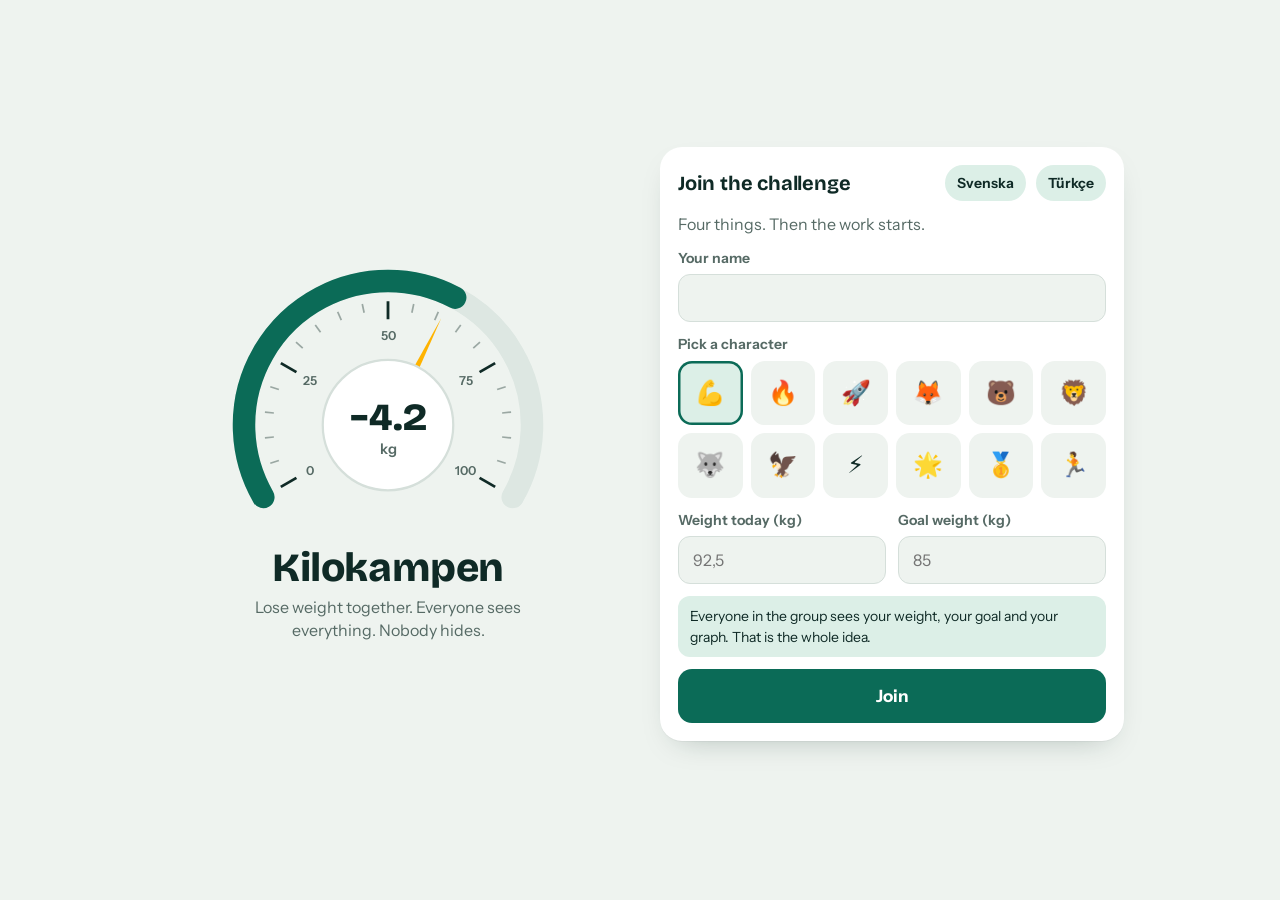
<file: index.html>
<!doctype html>
<html lang="sv">
  <head>
    <meta charset="UTF-8" />
    <meta name="viewport" content="width=device-width, initial-scale=1, viewport-fit=cover" />
    <meta name="theme-color" content="#0B6B57" />
    <meta name="description" content="Kilokampen – gå ner i vikt tillsammans med kollegorna." />
    <meta name="apple-mobile-web-app-capable" content="yes" />
    <meta name="apple-mobile-web-app-title" content="Kilokampen" />
    <link rel="manifest" href="manifest.webmanifest" />
    <link rel="icon" href="icon.svg" type="image/svg+xml" />
    <link rel="apple-touch-icon" href="icon-180.png" />
    <title>Kilokampen</title>
    <script type="module" crossorigin src="./assets/index-wAD_52Jr.js"></script>
    <link rel="stylesheet" crossorigin href="./assets/index-C0AfoQlq.css">
  </head>
  <body>
    <div id="root"></div>
  </body>
</html>
</file>
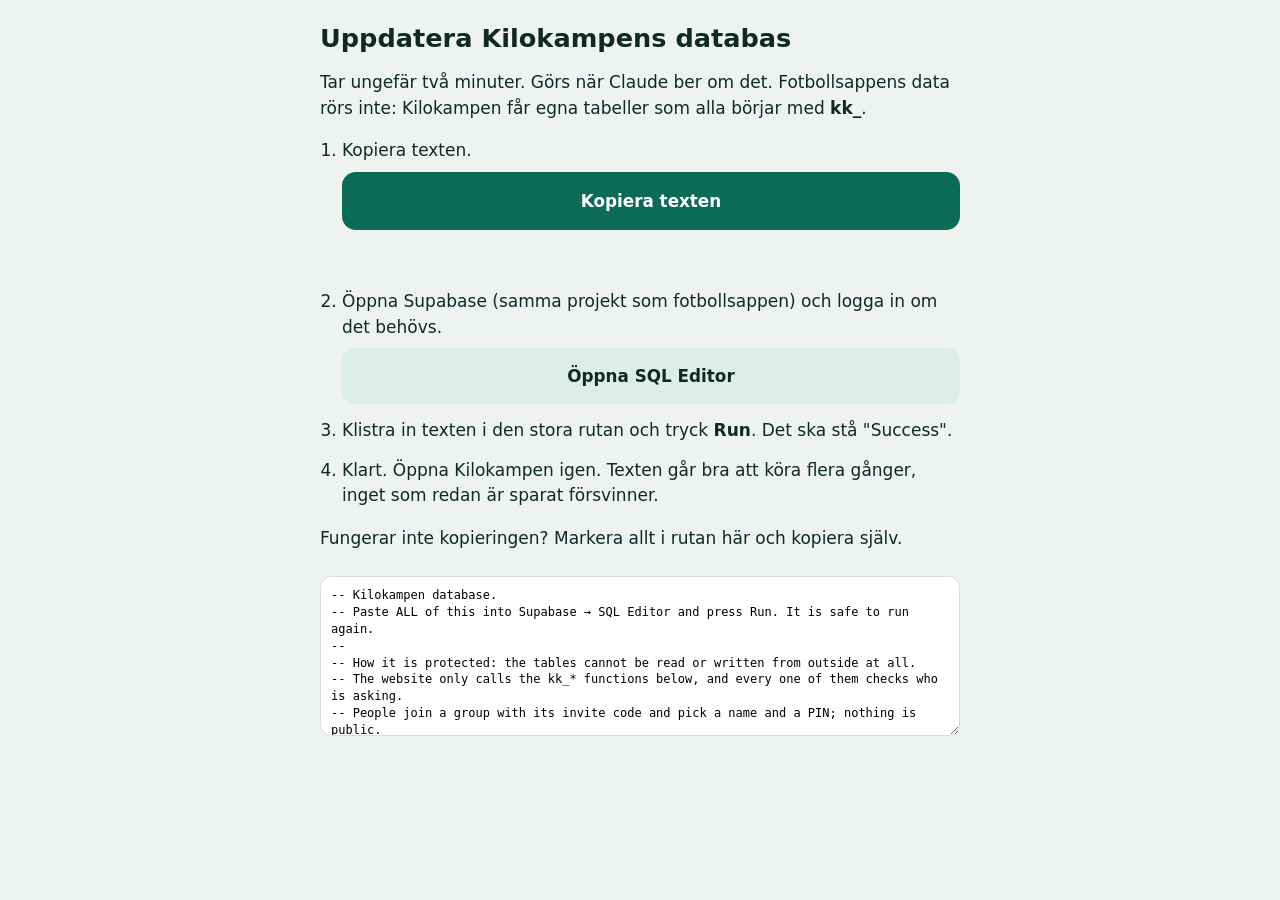
<file: setup.html>
<!doctype html>
<html lang="sv"><head><meta charset="UTF-8"><meta name="viewport" content="width=device-width, initial-scale=1">
<meta name="robots" content="noindex"><title>Kilokampen – uppdatera databasen</title>
<style>
  body{margin:0;font:17px/1.5 system-ui,sans-serif;background:#EEF3EF;color:#0F2A26}
  main{max-width:640px;margin:0 auto;padding:24px 16px 48px}
  h1{font-size:1.6rem;line-height:1.15;margin:0 0 8px}
  ol{padding-left:22px} li{margin:14px 0}
  .btn{display:block;width:100%;min-height:56px;border:0;border-radius:14px;background:#0B6B57;color:#fff;font:700 1.05rem system-ui;text-align:center;text-decoration:none;line-height:56px;cursor:pointer;margin-top:8px}
  .btn.alt{background:#DCEFE7;color:#0F2A26}
  textarea{width:100%;height:160px;margin-top:8px;border:1.5px solid #D5DFDA;border-radius:12px;padding:10px;font:12px/1.4 ui-monospace,monospace;box-sizing:border-box}
  .ok{color:#0B7A52;font-weight:700;min-height:1.5em}
  @media (prefers-color-scheme:dark){body{background:#0A1412;color:#E8F2EE}.btn{background:#3DD6A9;color:#062019}.btn.alt{background:#173029;color:#E8F2EE}textarea{background:#13211E;color:#E8F2EE;border-color:#243833}.ok{color:#5BE0A9}}
</style></head><body><main>
<h1>Uppdatera Kilokampens databas</h1>
<p>Tar ungefär två minuter. Görs när Claude ber om det. Fotbollsappens data rörs inte: Kilokampen får egna tabeller som alla börjar med <b>kk_</b>.</p>
<ol>
  <li>Kopiera texten.<button class="btn" id="copy">Kopiera texten</button><p class="ok" id="ok" aria-live="polite"></p></li>
  <li>Öppna Supabase (samma projekt som fotbollsappen) och logga in om det behövs.
    <a class="btn alt" href="https://supabase.com/dashboard/project/ifnjeskgfwylteajlzvp/sql/new" target="_blank" rel="noopener">Öppna SQL Editor</a></li>
  <li>Klistra in texten i den stora rutan och tryck <b>Run</b>. Det ska stå "Success".</li>
  <li>Klart. Öppna Kilokampen igen. Texten går bra att köra flera gånger, inget som redan är sparat försvinner.</li>
</ol>
<p>Fungerar inte kopieringen? Markera allt i rutan här och kopiera själv.</p>
<textarea id="sql" readonly>-- Kilokampen database.
-- Paste ALL of this into Supabase → SQL Editor and press Run. It is safe to run again.
--
-- How it is protected: the tables cannot be read or written from outside at all.
-- The website only calls the kk_* functions below, and every one of them checks who is asking.
-- People join a group with its invite code and pick a name and a PIN; nothing is public.

create table if not exists kk_groups (
  id uuid primary key default gen_random_uuid(),
  code text not null unique,
  name text not null,
  start_date date not null default current_date,
  end_date date,
  owner_id uuid,
  created_at timestamptz not null default now()
);
create table if not exists kk_members (
  id uuid primary key default gen_random_uuid(),
  group_id uuid not null references kk_groups(id) on delete cascade,
  name text not null,
  emoji text not null,
  color text not null,
  start_kg numeric(5,1) not null,
  goal_kg numeric(5,1) not null,
  joined date not null default current_date,
  pin_salt text not null,
  pin_hash text not null,
  fails int not null default 0,
  locked_until timestamptz,
  created_at timestamptz not null default now()
);
create unique index if not exists kk_members_name on kk_members (group_id, lower(name));
create table if not exists kk_sessions (
  token uuid primary key default gen_random_uuid(),
  member_id uuid not null references kk_members(id) on delete cascade,
  created_at timestamptz not null default now()
);
create table if not exists kk_weigh_ins (
  id uuid primary key default gen_random_uuid(),
  member_id uuid not null references kk_members(id) on delete cascade,
  date date not null,
  kg numeric(5,1) not null,
  unique (member_id, date)
);
create table if not exists kk_checks (
  member_id uuid not null references kk_members(id) on delete cascade,
  challenge_id text not null,
  date date not null,
  primary key (member_id, challenge_id, date)
);
create table if not exists kk_cheers (
  id uuid primary key default gen_random_uuid(),
  from_id uuid not null references kk_members(id) on delete cascade,
  to_id uuid not null references kk_members(id) on delete cascade,
  date date not null default current_date,
  kind text not null
);

-- Daily steps, typed in by each person (a website cannot read the phone's step counter), and a personal daily goal.
alter table kk_members add column if not exists step_goal int not null default 8000;
create table if not exists kk_steps (
  member_id uuid not null references kk_members(id) on delete cascade,
  date date not null,
  steps int not null,
  primary key (member_id, date)
);
-- The winner of each finished week (Monday to Sunday, Swedish time). A row without a member means "nobody won".
create table if not exists kk_week_winners (
  group_id uuid not null references kk_groups(id) on delete cascade,
  week_start date not null,
  member_id uuid references kk_members(id) on delete set null,
  name text,
  pct numeric(5,2),
  kg numeric(5,1),
  created_at timestamptz not null default now(),
  primary key (group_id, week_start)
);
alter table kk_week_winners enable row level security;
revoke all on kk_week_winners from anon, authenticated;
alter table kk_groups add column if not exists end_told boolean not null default false;

-- What has already been announced to the group, so that a milestone is only celebrated once.
alter table kk_members add column if not exists kg_milestone int not null default 0;
alter table kk_members add column if not exists goal_told boolean not null default false;
alter table kk_steps enable row level security;
revoke all on kk_steps from anon, authenticated;
-- Training days (suggested by a member 2026-11-16): which days a person trained, and what kind of training.
create table if not exists kk_workouts (
  member_id uuid not null references kk_members(id) on delete cascade,
  date date not null,
  kind text not null,
  created_at timestamptz not null default now(),
  primary key (member_id, date, kind)
);
alter table kk_workouts enable row level security;
revoke all on kk_workouts from anon, authenticated;
-- The coach's Kvällsstopp (owner 2026-11-11): a last time to eat each evening, in minutes after midnight (Swedish time).
alter table kk_members add column if not exists fast_on boolean not null default false;
alter table kk_members add column if not exists fast_goal int not null default 1320;
alter table kk_members add column if not exists fast_since date;
alter table kk_members add column if not exists fast_tone text not null default 'hard';
alter table kk_members add column if not exists fast_end timestamptz;
-- One row per evening: the goal that evening, the morning answer, and (own eyes only) how long the night's fast lasted.
create table if not exists kk_fast_days (
  member_id uuid not null references kk_members(id) on delete cascade,
  day date not null,
  goal int not null,
  result text check (result in ('yes', 'no')),
  fasted int,
  answered_at timestamptz,
  primary key (member_id, day)
);
-- Which coach notifications went out, so each is sent once.
create table if not exists kk_fast_sent (
  member_id uuid not null references kk_members(id) on delete cascade,
  day date not null,
  kind text not null,
  primary key (member_id, day, kind)
);
-- Each coach question carries a one-time code, so it can be answered straight from the notification.
alter table kk_fast_sent add column if not exists code uuid not null default gen_random_uuid();
-- The language the person uses the app in (sv, en, tr); notifications are written in it (owner 2026-11-12).
alter table kk_members add column if not exists lang text not null default 'sv';
alter table kk_fast_days enable row level security;
alter table kk_fast_sent enable row level security;
revoke all on kk_fast_days, kk_fast_sent from anon, authenticated;
-- The person's own time (2026-11-27): the coach moves fast_goal after the morning answers, never later than this. For those
-- who started before: the latest time they had since starting (the old coach moved times earlier until 24 Nov).
alter table kk_members add column if not exists fast_base int;
update kk_members m set fast_base = greatest(m.fast_goal, coalesce((select max(d.goal) from kk_fast_days d
    where d.member_id = m.id and d.day &gt;= coalesce(m.fast_since, d.day)), m.fast_goal))
  where m.fast_base is null and m.fast_on;

alter table kk_groups enable row level security;
alter table kk_members enable row level security;
alter table kk_sessions enable row level security;
alter table kk_weigh_ins enable row level security;
alter table kk_checks enable row level security;
alter table kk_cheers enable row level security;
revoke all on kk_groups, kk_members, kk_sessions, kk_weigh_ins, kk_checks, kk_cheers from anon, authenticated;

-- ---------- helpers (not callable from outside) ----------

create or replace function kk_hash(p_salt text, p_pin text) returns text
language sql immutable as $$ select encode(sha256(convert_to(p_salt || ':' || p_pin, 'UTF8')), 'hex') $$;

create or replace function kk_new_code() returns text
language plpgsql security definer set search_path = public as $$
declare
  alphabet constant text := 'ABCDEFGHJKLMNPQRSTUVWXYZ23456789';
  bytes bytea;
  result text;
begin
  loop
    bytes := sha256(convert_to(gen_random_uuid()::text || gen_random_uuid()::text, 'UTF8'));
    result := '';
    for i in 0..7 loop
      result := result || substr(alphabet, (get_byte(bytes, i) % 32) + 1, 1);
    end loop;
    exit when not exists (select 1 from kk_groups where code = result);
  end loop;
  return result;
end $$;

create or replace function kk_me(p_token uuid) returns kk_members
language plpgsql security definer set search_path = public as $$
declare me kk_members;
begin
  select m.* into me from kk_sessions s join kk_members m on m.id = s.member_id where s.token = p_token;
  if me.id is null then raise exception 'not_signed_in'; end if;
  return me;
end $$;

create or replace function kk_check_person(p_name text, p_pin text, p_start numeric, p_goal numeric) returns void
language plpgsql immutable as $$
begin
  if p_name is null or length(btrim(p_name)) &lt; 1 or length(btrim(p_name)) &gt; 24 then raise exception 'bad_name'; end if;
  if p_pin is null or p_pin !~ '^[0-9]{4,8}$' then raise exception 'bad_pin'; end if;
  if p_start is null or p_start &lt; 40 or p_start &gt; 300 then raise exception 'bad_weight'; end if;
  if p_goal is null or p_goal &gt;= p_start or p_goal &lt; p_start * 0.75 then raise exception 'bad_goal'; end if;
end $$;

create or replace function kk_challenges() returns text[]
language sql immutable as $$ select array['steps','soda','stairs','water','greens','evening','walk','sweets','sleep','protein','fruit','fastfood',
  'cook','workout','alcohol','slow','lunchbox','stretch','commute','portion',
  'veggies5','coffee','standup','pushups','squats','plank','daylight','screens','plan','snack','chips','wholegrain',
  'fish','beans','dinnerwalk','glass','crunch','together','cheer','wait','steps10','park','walkcall','list',
  'veggieday','balance','lunch','oats'] $$;

create or replace function kk_add_member(p_group uuid, p_name text, p_emoji text, p_pin text, p_start numeric, p_goal numeric,
                                         p_weighins jsonb, p_checks jsonb) returns uuid
language plpgsql security definer set search_path = public as $$
declare
  colors constant text[] := array['#0B6B57','#E5486D','#3B6FE0','#FF8A1F','#8A4FD3','#12A4B8','#C9A100','#D2452B'];
  n int;
  salt text := gen_random_uuid()::text;
  new_id uuid;
  first_day date;
begin
  perform kk_check_person(p_name, p_pin, p_start, p_goal);
  if exists (select 1 from kk_members where group_id = p_group and lower(name) = lower(btrim(p_name))) then
    raise exception 'name_taken';
  end if;
  select count(*) into n from kk_members where group_id = p_group;
  if n &gt;= 60 then raise exception 'group_full'; end if;
  insert into kk_members (group_id, name, emoji, color, start_kg, goal_kg, pin_salt, pin_hash)
  values (p_group, btrim(p_name), left(coalesce(p_emoji, '💪'), 8), colors[(n % 8) + 1], round(p_start, 1), round(p_goal, 1), salt, kk_hash(salt, p_pin))
  returning id into new_id;

  insert into kk_weigh_ins (member_id, date, kg)
  select new_id, (x-&gt;&gt;'date')::date, round((x-&gt;&gt;'kg')::numeric, 1)
  from jsonb_array_elements(coalesce(p_weighins, '[]'::jsonb)) with ordinality as t(x, i)
  where i &lt;= 400 and (x-&gt;&gt;'date')::date &lt;= current_date + 1 and (x-&gt;&gt;'kg')::numeric between 40 and 300
  on conflict (member_id, date) do nothing;
  if not exists (select 1 from kk_weigh_ins where member_id = new_id) then
    insert into kk_weigh_ins (member_id, date, kg) values (new_id, current_date, round(p_start, 1));
  end if;
  select min(date) into first_day from kk_weigh_ins where member_id = new_id;
  -- Start from what the person had already reached before joining: no notifications for old progress.
  update kk_members m set joined = first_day,
    kg_milestone = greatest(0, floor((m.start_kg - w.kg) / 2))::int, goal_told = w.kg &lt;= m.goal_kg
  from (select kg from kk_weigh_ins where member_id = new_id order by date desc limit 1) w
  where m.id = new_id;

  insert into kk_checks (member_id, challenge_id, date)
  select new_id, x-&gt;&gt;'challengeId', (x-&gt;&gt;'date')::date
  from jsonb_array_elements(coalesce(p_checks, '[]'::jsonb)) with ordinality as t(x, i)
  where i &lt;= 400 and (x-&gt;&gt;'date')::date &lt;= current_date + 1 and x-&gt;&gt;'challengeId' = any (kk_challenges())
  on conflict do nothing;
  return new_id;
end $$;

create or replace function kk_open_session(p_member uuid) returns uuid
language plpgsql security definer set search_path = public as $$
declare t uuid;
begin
  -- keep at most 10 devices signed in per person
  delete from kk_sessions where member_id = p_member and token not in
    (select token from kk_sessions where member_id = p_member order by created_at desc limit 9);
  insert into kk_sessions (member_id) values (p_member) returning token into t;
  return t;
end $$;

-- ---------- functions the website calls ----------

create or replace function kk_state(p_token uuid) returns json
language plpgsql security definer set search_path = public as $$
declare me kk_members; g kk_groups;
begin
  me := kk_me(p_token);
  perform kk_close_week(me.group_id);
  select * into g from kk_groups where id = me.group_id;
  return json_build_object(
    'v', 1,
    'meId', me.id,
    'members', (select coalesce(json_agg(json_build_object(
        'id', m.id, 'name', m.name, 'emoji', m.emoji, 'color', m.color,
        'startKg', m.start_kg::float8, 'goalKg', m.goal_kg::float8, 'joined', m.joined, 'stepGoal', m.step_goal,
        'fastOn', m.fast_on, 'fastGoal', m.fast_goal, 'fastBase', greatest(coalesce(m.fast_base, m.fast_goal), m.fast_goal), 'fastSince', m.fast_since, 'lang', m.lang, 'version', m.app_version, 'seen', m.app_seen, 'app', m.app_installed,
        'appSince', m.app_since, 'push', exists (select 1 from kk_push_subs s where s.member_id = m.id),
        'fastYes', (select count(*) from kk_fast_days d where d.member_id = m.id and d.result = 'yes')) order by m.created_at), '[]'::json)
      from kk_members m where m.group_id = g.id),
    'weighIns', (select coalesce(json_agg(json_build_object(
        'id', w.id, 'memberId', w.member_id, 'date', w.date, 'kg', w.kg::float8) order by w.date), '[]'::json)
      from kk_weigh_ins w join kk_members m on m.id = w.member_id where m.group_id = g.id),
    'checks', (select coalesce(json_agg(json_build_object(
        'memberId', c.member_id, 'challengeId', c.challenge_id, 'date', c.date)), '[]'::json)
      from kk_checks c join kk_members m on m.id = c.member_id where m.group_id = g.id),
    -- What everyone thinks of the challenges; the reason for a "not for me" only for the person who gave it.
    'votes', (select coalesce(json_agg(json_build_object('memberId', v.member_id, 'challengeId', v.challenge_id, 'vote', v.vote,
        'reason', case when v.member_id = me.id then v.reason end, 'at', v.at) order by v.at), '[]'::json)
      from kk_challenge_votes v join kk_members m on m.id = v.member_id where m.group_id = g.id),
    'cheers', (select coalesce(json_agg(json_build_object(
        'id', c.id, 'from', c.from_id, 'to', c.to_id, 'date', c.date, 'kind', c.kind) order by c.date), '[]'::json)
      from kk_cheers c join kk_members m on m.id = c.to_id where m.group_id = g.id),
    'steps', (select coalesce(json_agg(json_build_object('memberId', st.member_id, 'date', st.date, 'steps', st.steps)), '[]'::json)
      from kk_steps st join kk_members m on m.id = st.member_id where m.group_id = g.id),
    'workouts', (select coalesce(json_agg(json_build_object('memberId', wo.member_id, 'date', wo.date, 'kind', wo.kind)), '[]'::json)
      from kk_workouts wo join kk_members m on m.id = wo.member_id where m.group_id = g.id),
    'winners', (select coalesce(json_agg(json_build_object('weekStart', x.week_start, 'memberId', x.member_id, 'name', x.name,
        'pct', x.pct::float8, 'kg', x.kg::float8) order by x.week_start desc), '[]'::json)
      from (select * from kk_week_winners where group_id = g.id and name is not null order by week_start desc limit 26) x),
    -- Kvällsstopp: everyone's answers (the group sees them); the length of the night's fast only for me. Steps and evenings
    -- come from all history (2026-11-26): badges, points and the races count from the first day, not from a window.
    'fastDays', (select coalesce(json_agg(json_build_object('memberId', f.member_id, 'day', f.day, 'goal', f.goal, 'result', f.result,
        'fasted', case when f.member_id = me.id then f.fasted end) order by f.day), '[]'::json)
      from kk_fast_days f join kk_members m on m.id = f.member_id where m.group_id = g.id),
    'fast', json_build_object('since', me.fast_since, 'tone', me.fast_tone, 'end', me.fast_end),
    -- What the coach sees for each person in the group today (the group sees it all, like everything else).
    'watch', (select coalesce(jsonb_object_agg(m.id, kk_watch(m.id)), '{}'::jsonb) from kk_members m where m.group_id = g.id),
    -- Whoever the coach needs the group's help with (gone, old version, no notifications, no app).
    'help', kk_help(g.id),
    'settings', json_build_object('groupName', g.name, 'startDate', g.start_date, 'endDate', g.end_date,
                                  'ownerId', g.owner_id, 'code', g.code),
    -- badges: answers I have not read yet, and (for the owner) posts nobody has answered officially
    'fb', json_build_object(
      'news', (select count(*) from kk_feedback f where f.member_id = me.id and exists (
                 select 1 from kk_feedback_replies r where r.feedback_id = f.id and r.official
                   and r.created_at &gt; coalesce(f.seen_at, f.created_at))),
      'open', case when g.owner_id = me.id then (select count(*) from kk_feedback f where f.group_id = g.id
                 and not exists (select 1 from kk_feedback_replies r where r.feedback_id = f.id and r.official)) else 0 end)
  );
end $$;

create or replace function kk_create_group(p_group_name text, p_name text, p_emoji text, p_pin text, p_start_kg numeric, p_goal_kg numeric,
                                           p_weighins jsonb default '[]', p_checks jsonb default '[]') returns json
language plpgsql security definer set search_path = public as $$
declare gid uuid; mid uuid; gname text := left(btrim(coalesce(p_group_name, '')), 30);
begin
  if length(gname) &lt; 1 then gname := 'Kilokampen'; end if;
  insert into kk_groups (code, name) values (kk_new_code(), gname) returning id into gid;
  mid := kk_add_member(gid, p_name, p_emoji, p_pin, p_start_kg, p_goal_kg, p_weighins, p_checks);
  update kk_groups set owner_id = mid where id = gid;
  return json_build_object('token', kk_open_session(mid));
end $$;

create or replace function kk_join(p_code text, p_name text, p_emoji text, p_pin text, p_start_kg numeric, p_goal_kg numeric,
                                   p_weighins jsonb default '[]', p_checks jsonb default '[]') returns json
language plpgsql security definer set search_path = public as $$
declare gid uuid; mid uuid;
begin
  select id into gid from kk_groups where code = upper(btrim(coalesce(p_code, '')));
  if gid is null then raise exception 'bad_code'; end if;
  mid := kk_add_member(gid, p_name, p_emoji, p_pin, p_start_kg, p_goal_kg, p_weighins, p_checks);
  return json_build_object('token', kk_open_session(mid));
end $$;

-- Returns {"token": …} or {"error": "wrong_login" | "locked"}. Five wrong PINs lock the name for 15 minutes.
create or replace function kk_login(p_code text, p_name text, p_pin text) returns json
language plpgsql security definer set search_path = public as $$
declare m kk_members;
begin
  select mm.* into m from kk_members mm join kk_groups g on g.id = mm.group_id
  where g.code = upper(btrim(coalesce(p_code, ''))) and lower(mm.name) = lower(btrim(coalesce(p_name, '')));
  if m.id is null then return json_build_object('error', 'wrong_login'); end if;
  if m.locked_until is not null and m.locked_until &gt; now() then return json_build_object('error', 'locked'); end if;
  if m.pin_hash &lt;&gt; kk_hash(m.pin_salt, coalesce(p_pin, '')) then
    if m.fails + 1 &gt;= 5 then
      update kk_members set fails = 0, locked_until = now() + interval '15 minutes' where id = m.id;
      return json_build_object('error', 'locked');
    end if;
    update kk_members set fails = fails + 1 where id = m.id;
    return json_build_object('error', 'wrong_login');
  end if;
  update kk_members set fails = 0, locked_until = null where id = m.id;
  return json_build_object('token', kk_open_session(m.id));
end $$;

create or replace function kk_logout(p_token uuid) returns json
language plpgsql security definer set search_path = public as $$
begin
  delete from kk_sessions where token = p_token;
  return json_build_object('ok', true);
end $$;

-- The start weigh-in is locked after the first week (owner 2026-11-20: "ingångsvikten inte går att ändra efter första
-- veckan"): from seven days after the start day, nothing on or before the start day can be written or removed. The start
-- weight itself (kk_members.start_kg, what every result counts from) has never been changeable. Same rule as startLocked
-- in src/logic.ts.
create or replace function kk_start_locked(p_member kk_members, p_date date) returns boolean
language sql stable as $$ select p_date &lt;= p_member.joined and current_date &gt;= p_member.joined + 7 $$;

create or replace function kk_weigh_in(p_token uuid, p_date date, p_kg numeric) returns json
language plpgsql security definer set search_path = public as $$
declare me kk_members;
begin
  me := kk_me(p_token);
  if p_kg is null or p_kg &lt; 40 or p_kg &gt; 300 then raise exception 'bad_weight'; end if;
  if p_date is null or p_date &gt; current_date + 1 or p_date &lt; current_date - 3650 then raise exception 'bad_date'; end if;
  if kk_start_locked(me, p_date) then raise exception 'start_locked'; end if;
  insert into kk_weigh_ins (member_id, date, kg) values (me.id, p_date, round(p_kg, 1))
  on conflict (member_id, date) do update set kg = excluded.kg;
  perform kk_celebrate(me.id);
  return kk_state(p_token);
end $$;

create or replace function kk_remove_weigh_in(p_token uuid, p_id uuid) returns json
language plpgsql security definer set search_path = public as $$
declare me kk_members;
begin
  me := kk_me(p_token);
  if kk_start_locked(me, (select date from kk_weigh_ins where id = p_id and member_id = me.id)) then raise exception 'start_locked'; end if;
  if (select count(*) from kk_weigh_ins where member_id = me.id) &gt; 1 then
    delete from kk_weigh_ins where id = p_id and member_id = me.id;
  end if;
  return kk_state(p_token);
end $$;

create or replace function kk_update_me(p_token uuid, p_goal_kg numeric) returns json
language plpgsql security definer set search_path = public as $$
declare me kk_members;
begin
  me := kk_me(p_token);
  if p_goal_kg is null or p_goal_kg &gt;= me.start_kg or p_goal_kg &lt; me.start_kg * 0.75 then raise exception 'bad_goal'; end if;
  update kk_members set goal_kg = round(p_goal_kg, 1) where id = me.id;
  return kk_state(p_token);
end $$;

create or replace function kk_toggle_check(p_token uuid, p_challenge text, p_date date) returns json
language plpgsql security definer set search_path = public as $$
declare me kk_members;
begin
  me := kk_me(p_token);
  if not (p_challenge = any (kk_challenges())) then raise exception 'bad_challenge'; end if;
  if p_date is null or p_date &gt; current_date + 1 or p_date &lt; current_date - 14 then raise exception 'bad_date'; end if;
  delete from kk_checks where member_id = me.id and challenge_id = p_challenge and date = p_date;
  if not found then
    insert into kk_checks (member_id, challenge_id, date) values (me.id, p_challenge, p_date);
    perform kk_full_week(me.id, p_challenge, p_date);
    perform kk_race_pass(me.id, p_challenge, p_date);
  end if;
  return kk_state(p_token);
end $$;

create or replace function kk_cheer(p_token uuid, p_to uuid, p_kind text, p_date date) returns json
language plpgsql security definer set search_path = public as $$
declare me kk_members; d date := least(coalesce(p_date, current_date), current_date + 1);
begin
  me := kk_me(p_token);
  if p_kind not in ('cheer', 'poke') then raise exception 'bad_kind'; end if;
  if p_to = me.id or not exists (select 1 from kk_members where id = p_to and group_id = me.group_id) then
    raise exception 'bad_member';
  end if;
  if not exists (select 1 from kk_cheers where from_id = me.id and to_id = p_to and kind = p_kind and date = d) then
    insert into kk_cheers (from_id, to_id, kind, date) values (me.id, p_to, p_kind, d);
  end if;
  return kk_state(p_token);
end $$;

create or replace function kk_set_settings(p_token uuid, p_group_name text, p_end_date date) returns json
language plpgsql security definer set search_path = public as $$
declare me kk_members; gname text := left(btrim(coalesce(p_group_name, '')), 30);
begin
  me := kk_me(p_token);
  if not exists (select 1 from kk_groups where id = me.group_id and owner_id = me.id) then raise exception 'not_owner'; end if;
  update kk_groups set name = case when length(gname) &gt; 0 then gname else name end, end_date = p_end_date where id = me.group_id;
  return kk_state(p_token);
end $$;

-- Training days (suggested by a member 2026-11-16): tick the days you trained and what you did. The same list as
-- WORKOUTS in src/logic.ts. Ticking again takes it away. The first tick of a day is told to the rest of the group, once.
create or replace function kk_workout_kinds() returns text[]
language sql immutable as $$ select array['gym','run','swim','pingis','bike','ball','walk','other','taichi'] $$;

create or replace function kk_toggle_workout(p_token uuid, p_kind text, p_date date) returns json
language plpgsql security definer set search_path = public as $$
declare me kk_members; n int;
begin
  me := kk_me(p_token);
  if p_kind is null or not (p_kind = any (kk_workout_kinds())) then raise exception 'bad_kind'; end if;
  if p_date is null or p_date &gt; current_date + 1 or p_date &lt; current_date - 14 then raise exception 'bad_date'; end if;
  delete from kk_workouts where member_id = me.id and date = p_date and kind = p_kind;
  if not found then
    insert into kk_workouts (member_id, date, kind) values (me.id, p_date, p_kind);
    if p_date &gt;= current_date - 1
       and not exists (select 1 from kk_groups where id = me.group_id and end_date is not null and end_date &lt; current_date) then
      insert into kk_fast_sent (member_id, day, kind) values (me.id, p_date, 'workout') on conflict do nothing;
      get diagnostics n = row_count;
      if n = 1 then
        perform kk_push_i18n(kk_others(me.id), kk_msg(
          me.name || ' har tränat 💪', 'Ett pass avklarat. Och du? Sitter du still, eller?',
          me.name || ' has trained 💪', 'One session done. And you? Sitting still, or what?',
          me.name || ' antrenman yaptı 💪', 'Bir antrenman tamam. Ya sen? Oturuyor musun yoksa?'), 'utmaningar', 'workout-' || me.id);
      end if;
    end if;
  end if;
  return kk_state(p_token);
end $$;

-- Steps for one day. 0 removes the day.
create or replace function kk_set_steps(p_token uuid, p_date date, p_steps int) returns json
language plpgsql security definer set search_path = public as $$
declare me kk_members; before int;
begin
  me := kk_me(p_token);
  if p_steps is null or p_steps &lt; 0 or p_steps &gt; 100000 then raise exception 'bad_steps'; end if;
  if p_date is null or p_date &gt; current_date + 1 or p_date &lt; current_date - 14 then raise exception 'bad_date'; end if;
  select steps into before from kk_steps where member_id = me.id and date = p_date;
  -- The first time the day's goal is reached, the group is told.
  if p_steps &gt;= me.step_goal and coalesce(before, 0) &lt; me.step_goal and p_date &gt;= current_date - 1 then
    perform kk_push_i18n(kk_others(me.id), kk_msg(
      me.name || ' nådde sitt stegmål 👟', kk_int(p_steps, 'sv') || ' steg i dag. Och du?',
      me.name || ' reached their step goal 👟', kk_int(p_steps, 'en') || ' steps today. And you?',
      me.name || ' adım hedefine ulaştı 👟', 'Bugün ' || kk_int(p_steps, 'tr') || ' adım. Ya sen?'), 'utmaningar', 'steps-' || me.id);
  end if;
  if p_steps = 0 then
    delete from kk_steps where member_id = me.id and date = p_date;
  else
    insert into kk_steps (member_id, date, steps) values (me.id, p_date, p_steps)
    on conflict (member_id, date) do update set steps = excluded.steps;
  end if;
  return kk_state(p_token);
end $$;

create or replace function kk_set_step_goal(p_token uuid, p_goal int) returns json
language plpgsql security definer set search_path = public as $$
declare me kk_members;
begin
  me := kk_me(p_token);
  if p_goal is null or p_goal &lt; 1000 or p_goal &gt; 40000 then raise exception 'bad_steps'; end if;
  update kk_members set step_goal = p_goal where id = me.id;
  return kk_state(p_token);
end $$;

-- Change your own PIN (you must know the old one). Other devices are signed out.
create or replace function kk_change_pin(p_token uuid, p_old_pin text, p_new_pin text) returns json
language plpgsql security definer set search_path = public as $$
declare me kk_members; salt text := gen_random_uuid()::text;
begin
  me := kk_me(p_token);
  if me.pin_hash &lt;&gt; kk_hash(me.pin_salt, coalesce(p_old_pin, '')) then return json_build_object('error', 'wrong_login'); end if;
  if p_new_pin is null or p_new_pin !~ '^[0-9]{4,8}$' then raise exception 'bad_pin'; end if;
  update kk_members set pin_salt = salt, pin_hash = kk_hash(salt, p_new_pin), fails = 0, locked_until = null where id = me.id;
  delete from kk_sessions where member_id = me.id and token &lt;&gt; p_token;
  return json_build_object('ok', true);
end $$;

-- The group owner gives a member who forgot their PIN a new one. That member is signed out everywhere.
create or replace function kk_owner_reset_pin(p_token uuid, p_member uuid, p_new_pin text) returns json
language plpgsql security definer set search_path = public as $$
declare me kk_members; salt text := gen_random_uuid()::text;
begin
  me := kk_me(p_token);
  if not exists (select 1 from kk_groups where id = me.group_id and owner_id = me.id) then raise exception 'not_owner'; end if;
  if p_member = me.id or not exists (select 1 from kk_members where id = p_member and group_id = me.group_id) then raise exception 'bad_member'; end if;
  if p_new_pin is null or p_new_pin !~ '^[0-9]{4,8}$' then raise exception 'bad_pin'; end if;
  update kk_members set pin_salt = salt, pin_hash = kk_hash(salt, p_new_pin), fails = 0, locked_until = null where id = p_member;
  delete from kk_sessions where member_id = p_member;
  return json_build_object('ok', true);
end $$;

-- The group owner removes a member and everything that member entered. Cannot be undone.
create or replace function kk_owner_remove(p_token uuid, p_member uuid) returns json
language plpgsql security definer set search_path = public as $$
declare me kk_members;
begin
  me := kk_me(p_token);
  if not exists (select 1 from kk_groups where id = me.group_id and owner_id = me.id) then raise exception 'not_owner'; end if;
  if p_member = me.id or not exists (select 1 from kk_members where id = p_member and group_id = me.group_id) then raise exception 'bad_member'; end if;
  delete from kk_members where id = p_member;
  return kk_state(p_token);
end $$;

-- Removes the person and everything they entered. The group passes to the next member, or is removed when empty.
create or replace function kk_leave(p_token uuid) returns json
language plpgsql security definer set search_path = public as $$
declare me kk_members; next_owner uuid;
begin
  me := kk_me(p_token);
  delete from kk_members where id = me.id;
  select id into next_owner from kk_members where group_id = me.group_id order by created_at limit 1;
  if next_owner is null then
    delete from kk_groups where id = me.group_id;
  else
    update kk_groups set owner_id = next_owner where id = me.group_id and owner_id = me.id;
  end if;
  return json_build_object('ok', true);
end $$;

-- ---------- feedback board ----------
-- Members post suggestions and problems (with an optional screenshot). Everyone in the group reads them.
-- The group owner, and the developer through the kk_admin_* functions, answer and set a status.

create table if not exists kk_feedback (
  id uuid primary key default gen_random_uuid(),
  group_id uuid not null references kk_groups(id) on delete cascade,
  member_id uuid references kk_members(id) on delete set null,
  author text not null,
  body text not null,
  image text,
  status text not null default 'new',
  seen_at timestamptz,
  created_at timestamptz not null default now()
);
create table if not exists kk_feedback_replies (
  id uuid primary key default gen_random_uuid(),
  feedback_id uuid not null references kk_feedback(id) on delete cascade,
  member_id uuid references kk_members(id) on delete set null,
  author text not null,
  official boolean not null default false,
  body text not null,
  created_at timestamptz not null default now()
);
-- Holds only a fingerprint of the developer key; the key itself is never stored here.
create table if not exists kk_admin (id int primary key default 1 check (id = 1), key_hash text not null);
insert into kk_admin (id, key_hash) values (1, 'da25f2bc0cb3071df168e09d8a1daa47aa13bd6796219412a306afc6484c2f7d')
on conflict (id) do update set key_hash = excluded.key_hash;

alter table kk_feedback enable row level security;
alter table kk_feedback_replies enable row level security;
alter table kk_admin enable row level security;
revoke all on kk_feedback, kk_feedback_replies, kk_admin from anon, authenticated;

create or replace function kk_fb_status_ok(p_status text) returns boolean
language sql immutable as $$ select p_status in ('new', 'planned', 'doing', 'done', 'declined') $$;

create or replace function kk_fb_list(p_group uuid, p_me uuid) returns json
language sql security definer set search_path = public as $$
  select coalesce(json_agg(t.item order by t.created desc), '[]'::json) from (
    select f.created_at as created, json_build_object(
      'id', f.id, 'author', f.author, 'mine', p_me is not null and f.member_id = p_me, 'body', f.body,
      'hasImage', f.image is not null, 'status', f.status, 'createdAt', f.created_at,
      'group', (select g.name from kk_groups g where g.id = f.group_id),
      'replies', (select coalesce(json_agg(json_build_object(
          'id', r.id, 'author', r.author, 'official', r.official, 'body', r.body, 'createdAt', r.created_at) order by r.created_at), '[]'::json)
        from kk_feedback_replies r where r.feedback_id = f.id)) as item
    from kk_feedback f where p_group is null or f.group_id = p_group
  ) t
$$;

create or replace function kk_admin_check(p_key text) returns void
language plpgsql security definer set search_path = public as $$
begin
  if p_key is null or length(p_key) &lt; 32 or not exists (select 1 from kk_admin where key_hash = kk_hash('admin', p_key)) then
    raise exception 'not_signed_in';
  end if;
end $$;

-- p_seen = true also marks the answers to my own posts as read.
create or replace function kk_feedback_list(p_token uuid, p_seen boolean default false) returns json
language plpgsql security definer set search_path = public as $$
declare me kk_members;
begin
  me := kk_me(p_token);
  if p_seen then update kk_feedback set seen_at = now() where member_id = me.id; end if;
  return kk_fb_list(me.group_id, me.id);
end $$;

create or replace function kk_feedback_add(p_token uuid, p_body text, p_image text default null) returns json
language plpgsql security definer set search_path = public as $$
declare me kk_members; txt text := btrim(coalesce(p_body, ''));
begin
  me := kk_me(p_token);
  if length(txt) &lt; 3 or length(txt) &gt; 1500 then raise exception 'bad_text'; end if;
  if p_image is not null and (p_image !~ '^data:image/(jpeg|png|webp);base64,' or length(p_image) &gt; 700000) then raise exception 'bad_image'; end if;
  if (select count(*) from kk_feedback where member_id = me.id and created_at &gt; now() - interval '1 day') &gt;= 10
     or (select count(*) from kk_feedback where group_id = me.group_id) &gt;= 500 then raise exception 'too_many'; end if;
  insert into kk_feedback (group_id, member_id, author, body, image, seen_at) values (me.group_id, me.id, me.name, txt, p_image, now());
  return kk_fb_list(me.group_id, me.id);
end $$;

create or replace function kk_feedback_image(p_token uuid, p_id uuid) returns json
language plpgsql security definer set search_path = public as $$
declare me kk_members;
begin
  me := kk_me(p_token);
  return json_build_object('image', (select image from kk_feedback where id = p_id and group_id = me.group_id));
end $$;

-- Anyone in the group can write in a thread. The owner's answers are marked official, and only the owner sets the status.
create or replace function kk_feedback_reply(p_token uuid, p_id uuid, p_body text, p_status text default null) returns json
language plpgsql security definer set search_path = public as $$
declare me kk_members; txt text := btrim(coalesce(p_body, '')); is_owner boolean;
begin
  me := kk_me(p_token);
  if not exists (select 1 from kk_feedback where id = p_id and group_id = me.group_id) then raise exception 'bad_member'; end if;
  select owner_id = me.id into is_owner from kk_groups where id = me.group_id;
  if p_status is not null then
    if not coalesce(is_owner, false) then raise exception 'not_owner'; end if;
    if not kk_fb_status_ok(p_status) then raise exception 'bad_text'; end if;
    update kk_feedback set status = p_status where id = p_id;
  end if;
  if length(txt) &gt; 0 then
    if length(txt) &gt; 1500 then raise exception 'bad_text'; end if;
    if (select count(*) from kk_feedback_replies where member_id = me.id and created_at &gt; now() - interval '1 day') &gt;= 40 then raise exception 'too_many'; end if;
    insert into kk_feedback_replies (feedback_id, member_id, author, official, body) values (p_id, me.id, me.name, coalesce(is_owner, false), txt);
  elsif p_status is null then
    raise exception 'bad_text';
  end if;
  return kk_fb_list(me.group_id, me.id);
end $$;

create or replace function kk_feedback_remove(p_token uuid, p_id uuid) returns json
language plpgsql security definer set search_path = public as $$
declare me kk_members;
begin
  me := kk_me(p_token);
  delete from kk_feedback f where f.id = p_id and f.group_id = me.group_id
    and (f.member_id = me.id or exists (select 1 from kk_groups g where g.id = me.group_id and g.owner_id = me.id));
  return kk_fb_list(me.group_id, me.id);
end $$;

-- Developer side (scripts/feedback.mjs): all groups, needs the developer key.
create or replace function kk_admin_feedback(p_key text) returns json
language plpgsql security definer set search_path = public as $$
begin
  perform kk_admin_check(p_key);
  return kk_fb_list(null, null);
end $$;

create or replace function kk_admin_feedback_image(p_key text, p_id uuid) returns json
language plpgsql security definer set search_path = public as $$
begin
  perform kk_admin_check(p_key);
  return json_build_object('image', (select image from kk_feedback where id = p_id));
end $$;

create or replace function kk_admin_feedback_reply(p_key text, p_id uuid, p_body text, p_status text default null, p_author text default 'Cagdas bot') returns json
language plpgsql security definer set search_path = public as $$
declare txt text := btrim(coalesce(p_body, ''));
begin
  perform kk_admin_check(p_key);
  if not exists (select 1 from kk_feedback where id = p_id) then raise exception 'bad_member'; end if;
  if p_status is not null then
    if not kk_fb_status_ok(p_status) then raise exception 'bad_text'; end if;
    update kk_feedback set status = p_status where id = p_id;
  end if;
  if length(txt) &gt; 0 then
    insert into kk_feedback_replies (feedback_id, author, official, body) values (p_id, left(btrim(p_author), 30), true, left(txt, 1500));
  end if;
  return kk_fb_list(null, null);
end $$;

create or replace function kk_admin_feedback_remove(p_key text, p_id uuid) returns json
language plpgsql security definer set search_path = public as $$
begin
  perform kk_admin_check(p_key);
  delete from kk_feedback where id = p_id;
  return kk_fb_list(null, null);
end $$;

revoke all on function kk_fb_status_ok(text), kk_fb_list(uuid, uuid), kk_admin_check(text) from public, anon, authenticated;
grant execute on function
  kk_feedback_list(uuid, boolean), kk_feedback_add(uuid, text, text), kk_feedback_image(uuid, uuid),
  kk_feedback_reply(uuid, uuid, text, text), kk_feedback_remove(uuid, uuid),
  kk_admin_feedback(text), kk_admin_feedback_image(text, uuid), kk_admin_feedback_reply(text, uuid, text, text, text),
  kk_admin_feedback_remove(text, uuid)
  to anon, authenticated;

-- ---------- notifications (web push) ----------
-- Each phone that turns notifications on is saved in kk_push_subs. The triggers below put messages in
-- kk_push_queue and then call the kk-push edge function, which sends whatever is waiting.

create table if not exists kk_push_subs (
  id uuid primary key default gen_random_uuid(),
  member_id uuid not null references kk_members(id) on delete cascade,
  endpoint text not null unique,
  p256dh text not null,
  auth text not null,
  created_at timestamptz not null default now()
);
create table if not exists kk_push_queue (
  id uuid primary key default gen_random_uuid(),
  member_id uuid not null references kk_members(id) on delete cascade,
  title text not null,
  body text not null,
  url text not null default '',
  tag text not null default 'kilokampen',
  created_at timestamptz not null default now(),
  sent_at timestamptz
);
-- Buttons on the notification (per language) and the one-time code their answer is sent with.
alter table kk_push_queue add column if not exists actions jsonb;
alter table kk_push_queue add column if not exists answer text;
alter table kk_push_subs enable row level security;
alter table kk_push_queue enable row level security;
revoke all on kk_push_subs, kk_push_queue from anon, authenticated;
grant select, insert, update, delete on kk_push_subs, kk_push_queue to service_role;

-- One message in Swedish, English and Turkish: {"sv": [title, body], "en": [...], "tr": [...]}.
create or replace function kk_msg(p_sv_title text, p_sv_body text, p_en_title text, p_en_body text, p_tr_title text, p_tr_body text) returns jsonb
language sql immutable as $$ select jsonb_build_object('sv', jsonb_build_array(p_sv_title, p_sv_body),
  'en', jsonb_build_array(p_en_title, p_en_body), 'tr', jsonb_build_array(p_tr_title, p_tr_body)) $$;
-- Numbers the way each language writes them: 1,3 / 1.3 and 9 200 / 9,200 / 9.200.
create or replace function kk_dec(p numeric, p_lang text) returns text
language sql immutable as $$ select case when p_lang = 'en' then to_char(p, 'FM9990.0') else replace(to_char(p, 'FM9990.0'), '.', ',') end $$;
create or replace function kk_int(p int, p_lang text) returns text
language sql immutable as $$ select case p_lang when 'en' then to_char(p, 'FM999,999') when 'tr' then replace(to_char(p, 'FM999,999'), ',', '.')
  else replace(to_char(p, 'FM999,999'), ',', ' ') end $$;
-- The coach's answer buttons, per language.
create or replace function kk_yes_no() returns jsonb
language sql immutable as $$ select jsonb_build_object(
  'sv', jsonb_build_array(jsonb_build_object('action', 'yes', 'title', '✓ Ja'), jsonb_build_object('action', 'no', 'title', '✗ Nej')),
  'en', jsonb_build_array(jsonb_build_object('action', 'yes', 'title', '✓ Yes'), jsonb_build_object('action', 'no', 'title', '✗ No')),
  'tr', jsonb_build_array(jsonb_build_object('action', 'yes', 'title', '✓ Evet'), jsonb_build_object('action', 'no', 'title', '✗ Hayır'))) $$;

-- Queue one message for each listed person who has notifications on, in that person's language (Swedish when the
-- message has no text in it), then ask the sender to deliver. p_extra may carry buttons ({"actions": {lang: [...]}})
-- and a one-time answer code ({"answer": "..."}). Never lets a notification problem stop the thing that caused it.
create or replace function kk_push_i18n(p_members uuid[], p_msg jsonb, p_url text, p_tag text, p_extra jsonb default null) returns void
language plpgsql security definer set search_path = public as $$
declare n int;
begin
  insert into kk_push_queue (member_id, title, body, url, tag, actions, answer)
  select m.id, left(coalesce(p_msg -&gt; m.lang -&gt;&gt; 0, p_msg -&gt; 'sv' -&gt;&gt; 0), 80), left(coalesce(p_msg -&gt; m.lang -&gt;&gt; 1, p_msg -&gt; 'sv' -&gt;&gt; 1), 180),
    coalesce(p_url, ''), coalesce(p_tag, 'kilokampen'),
    coalesce(p_extra -&gt; 'actions' -&gt; m.lang, p_extra -&gt; 'actions' -&gt; 'sv'), p_extra -&gt;&gt; 'answer'
  from kk_members m
  where m.id = any(p_members) and exists (select 1 from kk_push_subs s where s.member_id = m.id);
  get diagnostics n = row_count;
  if n &gt; 0 then
    perform net.http_post(
      url := 'https://ifnjeskgfwylteajlzvp.supabase.co/functions/v1/kk-push',
      headers := jsonb_build_object('Content-Type', 'application/json'),
      body := '{}'::jsonb);
  end if;
exception when others then
  null;
end $$;
-- The same message to everyone, in Swedish only (kept for old callers; new code uses kk_push_i18n).
create or replace function kk_push(p_members uuid[], p_title text, p_body text, p_url text, p_tag text) returns void
language sql security definer set search_path = public as $$
  select kk_push_i18n(p_members, jsonb_build_object('sv', jsonb_build_array(p_title, p_body)), p_url, p_tag)
$$;

create or replace function kk_push_subscribe(p_token uuid, p_endpoint text, p_p256dh text, p_auth text) returns json
language plpgsql security definer set search_path = public as $$
declare me kk_members;
begin
  me := kk_me(p_token);
  if p_endpoint is null or p_endpoint !~ '^https://' or length(p_endpoint) &gt; 1000
     or coalesce(length(p_p256dh), 0) not between 20 and 200 or coalesce(length(p_auth), 0) not between 8 and 100 then
    raise exception 'bad_text';
  end if;
  insert into kk_push_subs (member_id, endpoint, p256dh, auth) values (me.id, p_endpoint, p_p256dh, p_auth)
  on conflict (endpoint) do update set member_id = excluded.member_id, p256dh = excluded.p256dh, auth = excluded.auth;
  -- keep at most 8 devices per person
  delete from kk_push_subs where member_id = me.id and id not in
    (select id from kk_push_subs where member_id = me.id order by created_at desc limit 8);
  return json_build_object('ok', true);
end $$;

create or replace function kk_push_unsubscribe(p_token uuid, p_endpoint text) returns json
language plpgsql security definer set search_path = public as $$
declare me kk_members;
begin
  me := kk_me(p_token);
  delete from kk_push_subs where member_id = me.id and endpoint = p_endpoint;
  return json_build_object('ok', true);
end $$;

-- "Send a test notification" button: one message to the person's own devices.
create or replace function kk_push_test(p_token uuid) returns json
language plpgsql security definer set search_path = public as $$
declare me kk_members;
begin
  me := kk_me(p_token);
  if (select count(*) from kk_push_queue where member_id = me.id and created_at &gt; now() - interval '1 hour') &gt;= 10 then
    raise exception 'too_many';
  end if;
  perform kk_push_i18n(array[me.id], kk_msg('Kilokampen', 'Notiserna fungerar. Bra jobbat, ' || me.name || '!',
    'Kilokampen', 'Notifications work. Well done, ' || me.name || '!', 'Kilokampen', 'Bildirimler çalışıyor. Aferin, ' || me.name || '!'), '', 'test');
  return json_build_object('ok', true);
end $$;

-- An official answer (the owner or the developer) goes to everyone in the group; an ordinary comment goes to the writer of the post.
create or replace function kk_on_feedback_reply() returns trigger
language plpgsql security definer set search_path = public as $$
declare f kk_feedback; who uuid[];
begin
  select * into f from kk_feedback where id = new.feedback_id;
  if new.official then
    select array_agg(m.id) into who from kk_members m where m.group_id = f.group_id and m.id is distinct from new.member_id;
    perform kk_push_i18n(who, kk_msg('Nytt svar från ' || new.author, left(new.body, 160), 'New answer from ' || new.author, left(new.body, 160),
      'Yeni cevap: ' || new.author, left(new.body, 160)), 'forslag', 'fb-' || f.id);
  elsif f.member_id is not null and f.member_id is distinct from new.member_id then
    perform kk_push_i18n(array[f.member_id], kk_msg(new.author || ' svarade på ditt förslag', left(new.body, 160),
      new.author || ' answered your suggestion', left(new.body, 160), new.author || ' önerine cevap verdi', left(new.body, 160)), 'forslag', 'fb-' || f.id);
  end if;
  return new;
exception when others then
  return new;
end $$;
drop trigger if exists kk_feedback_reply_push on kk_feedback_replies;
create trigger kk_feedback_reply_push after insert on kk_feedback_replies for each row execute function kk_on_feedback_reply();

-- A new post goes to the group owner.
create or replace function kk_on_feedback() returns trigger
language plpgsql security definer set search_path = public as $$
declare owner uuid;
begin
  select owner_id into owner from kk_groups where id = new.group_id;
  if owner is not null and owner is distinct from new.member_id then
    perform kk_push_i18n(array[owner], kk_msg('Nytt förslag från ' || new.author, left(new.body, 160), 'New suggestion from ' || new.author, left(new.body, 160),
      'Yeni öneri: ' || new.author, left(new.body, 160)), 'forslag', 'fb-' || new.id);
  end if;
  return new;
exception when others then
  return new;
end $$;
drop trigger if exists kk_feedback_push on kk_feedback;
create trigger kk_feedback_push after insert on kk_feedback for each row execute function kk_on_feedback();

-- Cheers and reminders from a colleague go to that person.
create or replace function kk_on_cheer() returns trigger
language plpgsql security definer set search_path = public as $$
declare sender text;
begin
  select name into sender from kk_members where id = new.from_id;
  if new.kind = 'poke' then
    perform kk_push_i18n(array[new.to_id], kk_msg(sender || ' väntar på din vikt ⏰', 'Alla andra kan ställa sig på vågen. Kan inte du, eller? Nu.',
      sender || ' is waiting for your weight ⏰', 'Everyone else can step on the scale. Can’t you, or what? Now.',
      sender || ' kilonu bekliyor ⏰', 'Herkes tartıya çıkabiliyor. Sen çıkamıyor musun yoksa? Şimdi.'), 'hem', 'poke');
  else
    perform kk_push_i18n(array[new.to_id], kk_msg(sender || ' hejar på dig 📣', 'Någon tror på dig. Nu levererar du. Inget snack.',
      sender || ' is cheering for you 📣', 'Someone believes in you. Now deliver. No talk.', sender || ' seni alkışlıyor 📣', 'Biri sana inanıyor. Şimdi sıra sende. Laf değil, iş.'), 'hem', 'cheer');
  end if;
  return new;
exception when others then
  return new;
end $$;
drop trigger if exists kk_cheer_push on kk_cheers;
create trigger kk_cheer_push after insert on kk_cheers for each row execute function kk_on_cheer();

-- Everyone in the person's group except the person.
create or replace function kk_others(p_member uuid) returns uuid[]
language sql security definer set search_path = public as $$
  select array_agg(o.id) from kk_members m join kk_members o on o.group_id = m.group_id and o.id &lt;&gt; m.id where m.id = p_member
$$;

-- After a weigh-in: tell the group about every new 2 kg down, and when the goal weight is reached. Each only once.
create or replace function kk_celebrate(p_member uuid) returns void
language plpgsql security definer set search_path = public as $$
declare m kk_members; latest numeric; steps int;
begin
  select * into m from kk_members where id = p_member;
  select kg into latest from kk_weigh_ins where member_id = p_member order by date desc limit 1;
  if latest is null then return; end if;
  steps := greatest(0, floor((m.start_kg - latest) / 2))::int;
  if latest &lt;= m.goal_kg and not m.goal_told then
    update kk_members set goal_told = true, kg_milestone = greatest(kg_milestone, steps) where id = p_member;
    perform kk_push_i18n(kk_others(p_member), kk_msg(m.name || ' är i mål! 🏆', 'Målvikten är nådd. Skicka ett hejarop!',
      m.name || ' reached the goal! 🏆', 'Goal weight reached. Send a cheer!', m.name || ' hedefe ulaştı! 🏆', 'Hedef kiloya ulaşıldı. Bir alkış gönder!'),
      'topplista', 'goal-' || p_member);
  elsif steps &gt; m.kg_milestone then
    update kk_members set kg_milestone = steps where id = p_member;
    perform kk_push_i18n(kk_others(p_member), kk_msg(m.name || ' har gått ner ' || (steps * 2) || ' kg! 🎉', 'Skicka ett hejarop!',
      m.name || ' has lost ' || (steps * 2) || ' kg! 🎉', 'Send a cheer!', m.name || ' ' || (steps * 2) || ' kg verdi! 🎉', 'Bir alkış gönder!'),
      'topplista', 'kg-' || p_member);
  end if;
exception when others then
  null;
end $$;

-- A new person in the group is announced to the others.
create or replace function kk_on_member() returns trigger
language plpgsql security definer set search_path = public as $$
begin
  perform kk_push_i18n(kk_others(new.id), kk_msg(new.name || ' har gått med 👋', 'En konkurrent till. Visa vem som leder. Eller är du rädd?',
    new.name || ' has joined 👋', 'One more rival. Show who leads. Or are you scared?', new.name || ' gruba katıldı 👋', 'Bir rakip daha. Kimin önde olduğunu göster. Yoksa korkuyor musun?'), 'topplista', 'join-' || new.id);
  return new;
exception when others then
  return new;
end $$;
drop trigger if exists kk_member_push on kk_members;
create trigger kk_member_push after insert on kk_members for each row execute function kk_on_member();

-- People who were already in before milestones existed start from where they are now (never lowers anything).
update kk_members m set
  kg_milestone = greatest(m.kg_milestone, floor(greatest(0, m.start_kg - w.kg) / 2)::int),
  goal_told = m.goal_told or w.kg &lt;= m.goal_kg
from (select distinct on (member_id) member_id, kg from kk_weigh_ins order by member_id, date desc) w
where w.member_id = m.id;

-- Crowns the winner of the week that just ended: the biggest drop in percent from the last weight before the week
-- (or the start weight) to the last weight in the week. Needs a weigh-in during the week and a real drop.
-- Also announces the final winner once the group's end date has passed: only weights up to and including the end date
-- count, same order as finalResult in src/logic.ts (percent, then kilos, then who joined first). Safe to call any number of times.
create or replace function kk_close_week(p_group uuid) returns void
language plpgsql security definer set search_path = public as $$
declare
  today date := (now() at time zone 'Europe/Stockholm')::date;
  mon date := date_trunc('week', (now() at time zone 'Europe/Stockholm'))::date - 7;
  w record; g kk_groups; n int; everyone uuid[];
begin
  if not exists (select 1 from kk_week_winners where group_id = p_group and week_start = mon) then
    select m.id, m.name, round((b.base - e.kg) / b.base * 100, 2) as pct, round(b.base - e.kg, 1) as kg into w
    from kk_members m
    join lateral (select kg from kk_weigh_ins where member_id = m.id and date between mon and mon + 6 order by date desc limit 1) e on true
    join lateral (select coalesce((select kg from kk_weigh_ins where member_id = m.id and date &lt; mon order by date desc limit 1), m.start_kg) as base) b on true
    where m.group_id = p_group and b.base - e.kg &gt; 0
    order by (b.base - e.kg) / b.base desc, b.base - e.kg desc, m.created_at
    limit 1;
    insert into kk_week_winners (group_id, week_start, member_id, name, pct, kg) values (p_group, mon, w.id, w.name, w.pct, w.kg)
    on conflict do nothing;
    get diagnostics n = row_count;
    if n = 1 and w.id is not null then
      select array_agg(id) into everyone from kk_members where group_id = p_group;
      perform kk_push_i18n(everyone, kk_msg(
        '👑 Veckans vinnare: ' || w.name, 'Ner ' || kk_dec(w.pct, 'sv') || ' % förra veckan (' || kk_dec(w.kg, 'sv') || ' kg). Grattis!',
        '👑 Winner of the week: ' || w.name, 'Down ' || kk_dec(w.pct, 'en') || '% last week (' || kk_dec(w.kg, 'en') || ' kg). Congratulations!',
        '👑 Haftanın kazananı: ' || w.name, 'Geçen hafta %' || kk_dec(w.pct, 'tr') || ' verdi (' || kk_dec(w.kg, 'tr') || ' kg). Tebrikler!'),
        'hem', 'week-' || mon);
    end if;
  end if;

  select * into g from kk_groups where id = p_group;
  if g.end_date is not null and g.end_date &lt; today and not g.end_told then
    update kk_groups set end_told = true where id = p_group and not end_told;
    get diagnostics n = row_count;
    if n = 1 then
      select m.name, round((m.start_kg - l.kg) / m.start_kg * 100, 1) as pct into w
      from kk_members m
      join lateral (select kg from kk_weigh_ins where member_id = m.id and date &lt;= g.end_date order by date desc limit 1) l on true
      where m.group_id = p_group and m.start_kg - l.kg &gt; 0
      order by (m.start_kg - l.kg) / m.start_kg desc, m.start_kg - l.kg desc, m.created_at limit 1;
      select array_agg(id) into everyone from kk_members where group_id = p_group;
      if w.name is not null then
        perform kk_push_i18n(everyone, kk_msg(
          '🏁 Kampen är slut! Vinnare: ' || w.name, 'Ner ' || kk_dec(w.pct, 'sv') || ' % sedan start. Se slutresultatet i appen.',
          '🏁 The challenge is over! Winner: ' || w.name, 'Down ' || kk_dec(w.pct, 'en') || '% since the start. See the final result in the app.',
          '🏁 Yarışma bitti! Kazanan: ' || w.name, 'Başlangıçtan beri %' || kk_dec(w.pct, 'tr') || ' verdi. Final sonucunu uygulamada gör.'), 'hem', 'final');
      else
        perform kk_push_i18n(everyone, kk_msg('🏁 Kampen är slut!', 'Se slutresultatet i appen. Bra kämpat, alla!',
          '🏁 The challenge is over!', 'See the final result in the app. Well fought, everyone!',
          '🏁 Yarışma bitti!', 'Final sonucunu uygulamada gör. Hepinizin emeğine sağlık!'), 'hem', 'final');
      end if;
    end if;
  end if;
exception when others then
  null;
end $$;

-- Run by pg_cron on Monday mornings, so the winner is announced even if nobody has opened the app yet.
create or replace function kk_close_all_weeks() returns void
language plpgsql security definer set search_path = public as $$
declare gid uuid;
begin
  for gid in select id from kk_groups loop
    perform kk_close_week(gid);
  end loop;
end $$;

-- News about the app itself, to everyone with notifications on (used by the developer after publishing an update).
create or replace function kk_announce(p_title text, p_body text) returns int
language plpgsql security definer set search_path = public as $$
declare everyone uuid[];
begin
  select array_agg(id) into everyone from kk_members;
  perform kk_push(everyone, p_title, p_body, 'mer', 'update');
  return (select count(*) from kk_push_queue where tag = 'update' and created_at &gt; now() - interval '5 seconds')::int;
end $$;

-- The same news in each person's language: select kk_announce(kk_msg('Nytt i Kilokampen', '…', 'New in Kilokampen', '…', 'Kilokampen’de yeni', '…')).
create or replace function kk_announce(p_msg jsonb) returns int
language plpgsql security definer set search_path = public as $$
declare everyone uuid[];
begin
  select array_agg(id) into everyone from kk_members;
  perform kk_push_i18n(everyone, p_msg, 'mer', 'update');
  return (select count(*) from kk_push_queue where tag = 'update' and created_at &gt; now() - interval '5 seconds')::int;
end $$;

-- Sunday reminder to everyone who has not weighed in this week (run by pg_cron, see the end of this file).
create or replace function kk_weekly_reminder() returns void
language plpgsql security definer set search_path = public as $$
declare who uuid[]; monday date := date_trunc('week', (now() at time zone 'Europe/Stockholm'))::date;
begin
  select array_agg(m.id) into who from kk_members m
  where not exists (select 1 from kk_weigh_ins w where w.member_id = m.id and w.date &gt;= monday);
  perform kk_push_i18n(who, kk_msg('Ingen vikt den här veckan', 'Söndag och ingen vikt. Kan du inte, eller? Ursäkter har aldrig vunnit en vecka. Upp på vågen nu, tio sekunder.',
    'No weight this week', 'Sunday and no weight. Can’t you, or what? Excuses never won a week. Get on the scale now, ten seconds.',
    'Bu hafta kilo yok', 'Pazar ve kilo yok. Yapamıyor musun yoksa? Bahaneler hafta kazandırmaz. Şimdi tartıya çık, on saniye.'), 'hem', 'weigh');
end $$;

-- ---------- the coach: Kvällsstopp (owner 2026-11-11) ----------
-- Each evening has a stop time; after it the person eats nothing until they wake up. Every morning the coach asks about
-- the evening before. The person picks the time themselves and the coach never moves it (owner 2026-11-24: "lägga inga
-- gränser … man kan sätta sitt mål när man vill äta senast"): any minute from 04:00 (240) to 03:59 the next night (1679),
-- since the day rolls over at 04:00; 00:30 is stored as 1470. Hard words by default
-- (the group's theme: "hård coach"), soft if the person chooses. A day rolls over at 04:00 Swedish time, so a late
-- evening still belongs to the day it started. Same rules as fastView, answerFast and ateFast in src/logic.ts.
create or replace function kk_day(p_at timestamptz default now()) returns date
language sql stable set search_path = public as $$ select ((p_at at time zone 'Europe/Stockholm') - interval '4 hours')::date $$;

-- The moment p_mins minutes after midnight on p_day, Swedish time.
create or replace function kk_stop_at(p_day date, p_mins int) returns timestamptz
language sql stable set search_path = public as $$ select (p_day::timestamp + make_interval(mins =&gt; p_mins)) at time zone 'Europe/Stockholm' $$;

create or replace function kk_hhmm(p_mins int) returns text
language sql immutable as $$ select lpad((p_mins % 1440 / 60)::text, 2, '0') || ':' || lpad((p_mins % 60)::text, 2, '0') $$;

-- Turn on, change the time, change the tone, or turn off. Turning on makes today the first evening; a new time keeps the history.
create or replace function kk_fast_set(p_token uuid, p_on boolean, p_goal int, p_tone text) returns json
language plpgsql security definer set search_path = public as $$
declare me kk_members; restart boolean;
begin
  me := kk_me(p_token);
  if p_on is null or p_tone is null or p_tone not in ('hard', 'soft') then raise exception 'bad_text'; end if;
  if p_goal is null or p_goal &lt; 240 or p_goal &gt; 1679 then raise exception 'bad_date'; end if;
  restart := p_on and not me.fast_on;
  -- A new time before last evening is answered: last evening keeps the time it had (setFast in src/logic.ts).
  if p_on and me.fast_on and p_goal &lt;&gt; me.fast_goal and me.fast_since is not null and me.fast_since &lt;= kk_day() - 1 then
    insert into kk_fast_days (member_id, day, goal) values (me.id, kk_day() - 1, me.fast_goal) on conflict do nothing;
  end if;
  -- The time picked by hand is the person's own time: the coach moves from it, never later than it.
  update kk_members set fast_on = p_on, fast_tone = p_tone,
    fast_goal = case when p_on then p_goal else fast_goal end,
    fast_base = case when p_on then p_goal else fast_base end,
    fast_since = case when restart then kk_day() else fast_since end
  where id = me.id;
  return kk_state(p_token);
end $$;

-- The coach moves the time (owner 2026-11-27, steps after Gemini's second opinion; same rule as fastNext in src/logic.ts):
-- two yes in a row on tonight's time → 10 minutes earlier, from 18:00 on 5, never before 17:00; a no → back 10 (from 18:00
-- on) or 5 at once, the second no in a row 15/10, from the third 20, never later than the person's own time.
create or replace function kk_fast_next(p_goal int, p_base int, p_result text, p_run int) returns int
language sql immutable as $$
  select case
    when p_result = 'yes' then case
      when p_run &lt; 2 or p_goal &lt;= 1020 then p_goal
      when p_goal &gt; 1080 then greatest(1080, p_goal - 10)
      else greatest(1020, p_goal - 5) end
    when p_goal &gt;= p_base then p_goal
    else least(p_base, p_goal + (case when p_goal &gt;= 1080 then array[10, 15, 20] else array[5, 10, 20] end)[least(greatest(p_run, 1), 3)])
  end $$;

-- The morning answer about last evening, once; then the coach moves tonight's time (kk_fast_next). The row is locked, so
-- an answer from the notification and one from the app at the same moment cannot move the time twice.
create or replace function kk_fast_answer_at(p_member uuid, p_result text, p_now timestamptz) returns void
language plpgsql security definer set search_path = public as $$
declare me kk_members; d date := kk_day(p_now) - 1; ev int; run int := 1; x date; r kk_fast_days;
begin
  select * into me from kk_members where id = p_member for update;
  if p_result is null or p_result not in ('yes', 'no') then raise exception 'bad_text'; end if;
  if not me.fast_on or me.fast_since is null or me.fast_since &gt; d then raise exception 'bad_date'; end if;
  if exists (select 1 from kk_fast_days where member_id = me.id and day = d and result is not null) then raise exception 'bad_date'; end if;
  select goal into ev from kk_fast_days where member_id = me.id and day = d;
  ev := coalesce(ev, me.fast_goal);
  insert into kk_fast_days (member_id, day, goal, result, answered_at) values (me.id, d, me.fast_goal, p_result, p_now)
  on conflict (member_id, day) do update set result = excluded.result, answered_at = excluded.answered_at;
  -- The same answers in a row ending last evening (calendar days from the first evening; a yes only on tonight's time).
  -- A time changed by hand since that evening is left alone.
  if ev = me.fast_goal then
    x := d - 1;
    loop
      exit when x &lt; me.fast_since;
      r := null;
      select * into r from kk_fast_days where member_id = me.id and day = x;
      exit when r.member_id is null or r.result is distinct from p_result or (p_result = 'yes' and r.goal &lt;&gt; me.fast_goal);
      run := run + 1;
      x := x - 1;
    end loop;
    update kk_members set fast_goal = kk_fast_next(me.fast_goal, greatest(coalesce(me.fast_base, me.fast_goal), me.fast_goal), p_result, run)
    where id = me.id;
  end if;
end $$;
create or replace function kk_fast_answer(p_token uuid, p_result text) returns json
language plpgsql security definer set search_path = public as $$
begin
  perform kk_fast_answer_at((kk_me(p_token)).id, p_result, now());
  return kk_state(p_token);
end $$;

-- "I have eaten". In the daytime the first meal ends the night's fast and its length is kept (under 18 hours; after
-- that the app assumes the person has eaten, see FAST_MAX in src/logic.ts).
-- After tonight's stop it means the person ate anyway: the hours start again from now.
create or replace function kk_fast_ate_at(p_member uuid, p_now timestamptz) returns void
language plpgsql security definer set search_path = public as $$
declare me kk_members; l date := kk_day(p_now); yg int; s timestamptz; start timestamptz; mins int;
begin
  select * into me from kk_members where id = p_member;
  if not me.fast_on then raise exception 'bad_date'; end if;
  if p_now &lt; kk_stop_at(l, me.fast_goal) and (me.fast_end is null or me.fast_end &lt; kk_stop_at(l, 240)) and me.fast_since &lt;= l - 1 then
    select goal into yg from kk_fast_days where member_id = me.id and day = l - 1;
    s := kk_stop_at(l - 1, coalesce(yg, me.fast_goal));
    start := case when me.fast_end &gt;= s then me.fast_end else s end;
    mins := floor(extract(epoch from p_now - start) / 60);
    if mins &gt;= 0 and mins &lt; 1080 then
      insert into kk_fast_days (member_id, day, goal, fasted) values (me.id, l - 1, coalesce(yg, me.fast_goal), mins)
      on conflict (member_id, day) do update set fasted = excluded.fasted;
    end if;
  end if;
  update kk_members set fast_end = p_now where id = me.id;
end $$;
create or replace function kk_fast_ate(p_token uuid) returns json
language plpgsql security definer set search_path = public as $$
begin
  perform kk_fast_ate_at((kk_me(p_token)).id, now());
  return kk_state(p_token);
end $$;

-- Run every five minutes by pg_cron. Each notification goes out once per person and day:
-- 08:00–11:59 the question about last evening, 12:00–21:00 hard words if there is still no answer,
-- and in the 30 minutes before the stop the warning.
create or replace function kk_fast_tick(p_now timestamptz default now()) returns void
language plpgsql security definer set search_path = public as $$
declare
  l date := kk_day(p_now);
  t timestamp := p_now at time zone 'Europe/Stockholm';
  mins int := extract(hour from t)::int * 60 + extract(minute from t)::int;
  -- minutes since midnight of the coach's day, so a stop after midnight (stored as 1440+) is still found
  lm int := floor(extract(epoch from t - l::timestamp) / 60)::int;
  i int := 1 + extract(doy from l)::int % 3;
  m kk_members; open boolean; hard boolean; g text; c uuid;
begin
  delete from kk_fast_sent where day &lt; l - 14;
  for m in select * from kk_members where fast_on loop
    hard := m.fast_tone &lt;&gt; 'soft';
    g := kk_hhmm(m.fast_goal);
    open := m.fast_since &lt;= l - 1
      and not exists (select 1 from kk_fast_days d where d.member_id = m.id and d.day = l - 1 and d.result is not null);
    c := null;
    if open and mins between 480 and 719 then
      insert into kk_fast_sent (member_id, day, kind) values (m.id, l, 'ask') on conflict do nothing returning code into c;
      if c is not null then
        perform kk_push_i18n(array[m.id], case when hard then kk_msg(
            'Coachen: rapportera', (array[
              'Klarade du att inte äta efter ' || g || ' i går? Ja eller nej. Svara nu.',
              'Rapport, tack. Höll du köket stängt efter ' || g || ' i går? Inga ursäkter, bara ett svar.',
              'Ny dag. Först: höll du ' || g || ' i går kväll? Svara här.'])[i],
            'The coach: report', (array[
              'Did you manage not to eat after ' || g || ' yesterday? Yes or no. Answer now.',
              'Report, please. Did you keep the kitchen closed after ' || g || ' yesterday? No excuses, just an answer.',
              'New day. First: did you keep ' || g || ' last night? Answer here.'])[i],
            'Koç: rapor ver', (array[
              'Dün saat ' || g || ' sınırını tuttun mu? Evet ya da hayır. Hemen cevap ver.',
              'Rapor ver. Dün saat ' || g || ' sonrası mutfak kapalı kaldı mı? Bahane yok, sadece cevap.',
              'Yeni gün. Önce: dün akşam saat ' || g || ' sınırını tuttun mu? Buradan cevap ver.'])[i])
          else kk_msg('God morgon', 'Klarade du gårdagens kvällsstopp kl ' || g || '?',
            'Good morning', 'Did you keep yesterday’s evening stop at ' || g || '?',
            'Günaydın', 'Dün akşamki saat ' || g || ' sınırını tuttun mu?') end,
          'fasta', 'fast-ask', jsonb_build_object('actions', kk_yes_no(), 'answer', c));
      end if;
    elsif open and mins between 720 and 1260 then
      insert into kk_fast_sent (member_id, day, kind) values (m.id, l, 'nag') on conflict do nothing returning code into c;
      if c is not null then
        perform kk_push_i18n(array[m.id], case when hard then kk_msg(
            'Vågar du inte svara?', (array[
              'Tystnad är också ett svar, och det är fel svar. Klarade du ' || g || ' i går?',
              'Vinnare rapporterar. De andra gömmer sig. Ska du gömma dig hela dagen? Svara nu.',
              'Coachen väntar fortfarande. Ett tryck: ja eller nej. Kan du inte ens det?'])[i],
            'Afraid to answer?', (array[
              'Silence is an answer too, and it is the wrong one. Did you keep ' || g || ' yesterday?',
              'Winners report. The others hide. Going to hide all day? Answer now.',
              'The coach is still waiting. One tap: yes or no. Can’t you even do that?'])[i],
            'Cevap vermeye korkuyor musun?', (array[
              'Sessizlik de bir cevaptır, hem de yanlış olanı. Dün saat ' || g || ' sınırını tuttun mu?',
              'Kazananlar rapor verir. Diğerleri saklanır. Bütün gün saklanacak mısın? Hemen cevap ver.',
              'Koç hâlâ bekliyor. Tek dokunuş: evet ya da hayır. Bunu bile mi yapamıyorsun?'])[i])
          else kk_msg('Glömde du?', 'Svara gärna om gårdagens kvällsstopp kl ' || g || '.',
            'Forgot?', 'Please answer about yesterday’s evening stop at ' || g || '.',
            'Unuttun mu?', 'Dün akşamki saat ' || g || ' sınırı için cevap ver lütfen.') end,
          'fasta', 'fast-ask', jsonb_build_object('actions', kk_yes_no(), 'answer', c));
      end if;
    end if;
    if lm &gt;= m.fast_goal - 30 and lm &lt; m.fast_goal then
      insert into kk_fast_sent (member_id, day, kind) values (m.id, l, 'warn') on conflict do nothing returning code into c;
      if c is not null then
        perform kk_push_i18n(array[m.id], case when hard then kk_msg(
            '30 minuter kvar', (array[
              'Kl ' || g || ' stänger köket. Sedan inget förrän du vaknar. Inte en bit.',
              'Om 30 minuter, kl ' || g || ', är det slut för i kväll. Ät klart nu eller låt bli.',
              g || ' är gränsen. Efter det: vatten, te eller sömn. Klarar du det, eller?'])[i],
            '30 minutes left', (array[
              'At ' || g || ' the kitchen closes. Then nothing until you wake up. Not a bite.',
              'In 30 minutes, at ' || g || ', it is over for tonight. Finish eating now or leave it.',
              g || ' is the limit. After that: water, tea or sleep. Can you handle that?'])[i],
            '30 dakika kaldı', (array[
              'Saat ' || g || ' itibarıyla mutfak kapanıyor. Sonra uyanana kadar hiçbir şey yok. Bir lokma bile.',
              '30 dakika sonra, saat ' || g || ', bu akşam bitiyor. Ya şimdi bitir ya hiç.',
              'Sınır saat ' || g || '. Sonrası: su, çay ya da uyku. Bunu yapabilir misin?'])[i])
          else kk_msg('Snart kvällsstopp', 'Ditt kvällsstopp är kl ' || g || '. 30 minuter kvar.',
            'Evening stop soon', 'Your evening stop is at ' || g || '. 30 minutes left.',
            'Akşam sınırı yaklaşıyor', 'Akşam sınırın saat ' || g || '. 30 dakika kaldı.') end,
          'fasta', 'fast-warn');
      end if;
    end if;
  end loop;
end $$;

-- An answer from the notification's buttons (through the kk-push sender, with its one-time code). Only today's
-- question counts, once. Returns the coach's reply in the person's language and tone, shown as a new notification.
create or replace function kk_fast_answer_code(p_code uuid, p_result text, p_now timestamptz default now()) returns json
language plpgsql security definer set search_path = public as $$
declare me kk_members; sent kk_fast_sent; g text; hard boolean; already boolean := false; title text; body text; old int; up int;
begin
  select * into sent from kk_fast_sent where code = p_code and kind in ('ask', 'nag') and day = kk_day(p_now);
  if sent.member_id is null then return json_build_object('error', 'bad_code'); end if;
  select fast_goal into old from kk_members where id = sent.member_id;
  begin
    perform kk_fast_answer_at(sent.member_id, p_result, p_now);
  exception when others then
    already := true;
  end;
  select * into me from kk_members where id = sent.member_id;
  g := kk_hhmm(me.fast_goal);
  up := me.fast_goal - old;
  hard := me.fast_tone &lt;&gt; 'soft';
  title := case me.lang when 'en' then 'The coach' when 'tr' then 'Koç' else 'Coachen' end;
  -- The same replies as the app (coach.hard yesMove/yesFloor/yesHold/noMove/no in src/i18n.ts), with tonight's time.
  body := case
    when already then case me.lang
      when 'en' then case when hard then 'You already answered. Focus on tonight: ' || g || '.' else 'You already answered. Tonight: ' || g || '.' end
      when 'tr' then case when hard then 'Zaten cevap verdin. Bu akşama odaklan: ' || g || '.' else 'Zaten cevap verdin. Bu akşam: ' || g || '.' end
      else case when hard then 'Du har redan svarat. Fokusera på i kväll: ' || g || '.' else 'Du har redan svarat. I kväll: ' || g || '.' end end
    when p_result = 'no' and up &gt; 0 then case me.lang
      when 'en' then case when hard then 'Weak, but honest. I give you ' || up || ' minutes: ' || g || ' tonight. Do it right.' else 'It happens. A little later tonight: ' || g || '.' end
      when 'tr' then case when hard then 'Olmadı ama dürüstsün. Sana ' || up || ' dakika veriyorum: bu akşam ' || g || '. Doğru yap.' else 'Olur böyle şeyler. Bu akşam biraz daha geç: ' || g || '.' end
      else case when hard then 'Svagt, men ärligt. Jag ger dig ' || up || ' minuter: ' || g || ' i kväll. Gör rätt.' else 'Det händer. Lite senare i kväll: ' || g || '.' end end
    when p_result = 'no' then case me.lang
      when 'en' then case when hard then 'Weak, but honest. Same time tonight: ' || g || '. Do it again, do it right.' else 'It happens. Same time tonight: ' || g || '. You can do it.' end
      when 'tr' then case when hard then 'Olmadı ama dürüstsün. Bu akşam aynı saat: ' || g || '. Tekrar yap, doğru yap.' else 'Olur böyle şeyler. Bu akşam aynı saat: ' || g || '. Başarabilirsin.' end
      else case when hard then 'Svagt, men ärligt. Samma tid i kväll: ' || g || '. Gör om, gör rätt.' else 'Det händer. Samma tid i kväll: ' || g || '. Du klarar det.' end end
    when up &lt; 0 then case me.lang
      when 'en' then case when hard then 'Good. Two in a row, so I move you: ' || g || ' tonight. No rest.' else 'Well done! New time tonight: ' || g || '.' end
      when 'tr' then case when hard then 'Güzel. İki gün üst üste, saatini öne alıyorum: bu akşam ' || g || '. Dinlenmek yok.' else 'Harika iş! Bu akşam yeni saat: ' || g || '.' end
      else case when hard then 'Bra. Två i rad, så jag flyttar dig: ' || g || ' i kväll. Ingen vila.' else 'Snyggt jobbat! Ny tid i kväll: ' || g || '.' end end
    when me.fast_goal &lt;= 1020 then case me.lang
      when 'en' then case when hard then 'Good. 17:00 is my floor: you need time for dinner. Hold ' || g || ' tonight.' else 'Well done! Tonight: ' || g || '.' end
      when 'tr' then case when hard then 'Güzel. 17:00 benim alt sınırım: akşam yemeğine vaktin olmalı. Bu akşam ' || g || ' saatini koru.' else 'Harika iş! Bu akşam: ' || g || '.' end
      else case when hard then 'Bra. 17:00 är mitt golv: du ska hinna äta middag. Håll ' || g || ' i kväll.' else 'Snyggt jobbat! I kväll: ' || g || '.' end end
    else case me.lang
      when 'en' then case when hard then 'Good. One more evening at ' || g || ', then I move you.' else 'Well done! Tonight: ' || g || '.' end
      when 'tr' then case when hard then 'Güzel. ' || g || ' ile bir akşam daha, sonra saatini öne alıyorum.' else 'Harika iş! Bu akşam: ' || g || '.' end
      else case when hard then 'Bra. En kväll till på ' || g || ', sen flyttar jag dig.' else 'Snyggt jobbat! I kväll: ' || g || '.' end end
  end;
  return json_build_object('title', title, 'body', body);
end $$;

-- The language the app is used in, so notifications come in it.
create or replace function kk_set_lang(p_token uuid, p_lang text) returns json
language plpgsql security definer set search_path = public as $$
declare me kk_members;
begin
  me := kk_me(p_token);
  if p_lang is null or p_lang not in ('sv', 'en', 'tr') then raise exception 'bad_text'; end if;
  update kk_members set lang = p_lang where id = me.id;
  return kk_state(p_token);
end $$;

-- ---------- the coach keeps an eye on everyone (owner 2026-11-12: "ha koll på alla", always the hard tone) ----------
-- What the coach sees for one person today, most important first. Hard on effort, excuses and silence; never on
-- anyone's body. Items: quiet (app not opened for 3+ days), weigh (no weigh-in this week, from Thursday), eat (ate after
-- the evening stop on 2 of the last 3 evenings), steps (written steps under 80 % of the goal), nosteps (stopped writing
-- steps), move (never writes steps), challenge (nothing ticked for 3 days; chno instead when the person also said "not for
-- me" to 3+ challenges in the last week; chfav when favourites from 3+ days ago got no tick for 3 days; habit first, when a
-- challenge done 5+ times and on 3+ of the seven days before the last three got no tick in the last three, owner 2026-11-25:
-- "så den blir en vana", same rule as the app's habit steps in src/logic.ts), nostop (no evening stop).
-- p_notify: for the daily notification some reminders only come on certain weekdays, so nobody gets the same one every
-- day; the app (p_notify false) shows everything that is true now.
create or replace function kk_watch(p_member uuid, p_now timestamptz default now(), p_notify boolean default false) returns jsonb
language plpgsql stable security definer set search_path = public as $$
declare
  m kk_members; g kk_groups;
  d date := (p_now at time zone 'Europe/Stockholm')::date;
  l date := kk_day(p_now);
  dow int := extract(isodow from (p_now at time zone 'Europe/Stockholm'))::int;
  r jsonb := '[]'::jsonb; nos int; logged int; avg_steps int; seen date; said_no int; ticked boolean;
  hab_id text; hab_n int;
begin
  select * into m from kk_members where id = p_member;
  -- Peace on the day someone joins, and nothing after the end of the competition.
  if m.id is null or m.joined &gt;= d then return r; end if;
  select * into g from kk_groups where id = m.group_id;
  if g.end_date is not null and g.end_date &lt; d then return r; end if;
  seen := (m.app_seen at time zone 'Europe/Stockholm')::date;
  if seen is not null and seen &lt;= d - 3 then
    r := r || jsonb_build_array(jsonb_build_object('k', 'quiet', 'days', d - seen));
  end if;
  if dow &gt;= 4 and (not p_notify or dow &lt;= 6)
     and not exists (select 1 from kk_weigh_ins w where w.member_id = m.id and w.date &gt;= date_trunc('week', d)::date) then
    r := r || jsonb_build_array(jsonb_build_object('k', 'weigh'));
  end if;
  if m.fast_on then
    select count(*) into nos from kk_fast_days f where f.member_id = m.id and f.day between l - 3 and l - 1 and f.result = 'no';
    if nos &gt;= 2 then r := r || jsonb_build_array(jsonb_build_object('k', 'eat', 'n', nos, 'stop', m.fast_goal)); end if;
  end if;
  select count(*), coalesce(round(avg(s.steps)), 0)::int into logged, avg_steps
    from kk_steps s where s.member_id = m.id and s.date between d - 3 and d - 1;
  if logged &gt; 0 and avg_steps &lt; m.step_goal * 0.8 then
    r := r || jsonb_build_array(jsonb_build_object('k', 'steps', 'avg', avg_steps, 'goal', m.step_goal));
  elsif not exists (select 1 from kk_steps s where s.member_id = m.id and s.date between d - 3 and d) then
    -- Nothing written for three days (today counts as written): stopped, or never started.
    if exists (select 1 from kk_steps s where s.member_id = m.id and s.date &gt;= d - 14) then
      r := r || jsonb_build_array(jsonb_build_object('k', 'nosteps', 'goal', m.step_goal));
    elsif not p_notify or dow in (2, 4) then
      r := r || jsonb_build_array(jsonb_build_object('k', 'move', 'goal', m.step_goal));
    end if;
  end if;
  select count(*) into said_no from kk_challenge_votes v where v.member_id = m.id and v.vote = 'no' and v.at &gt; p_now - interval '7 days';
  ticked := exists (select 1 from kk_checks c where c.member_id = m.id and c.date between d - 2 and d);
  -- A habit on the way that stopped: the one done most often.
  select c.challenge_id, count(distinct c.date) into hab_id, hab_n from kk_checks c
    where c.member_id = m.id and c.date &lt;= d
      and not exists (select 1 from kk_challenge_votes v where v.member_id = m.id and v.challenge_id = c.challenge_id and v.vote = 'no')
    group by c.challenge_id
    having count(distinct c.date) &gt;= 5
       and count(distinct c.date) filter (where c.date between d - 9 and d - 3) &gt;= 3
       and count(*) filter (where c.date between d - 2 and d) = 0
    order by 2 desc, 1 limit 1;
  if hab_id is not null then
    r := r || jsonb_build_array(jsonb_build_object('k', 'habit', 'c', hab_id, 'n', hab_n));
  elsif not ticked and said_no &gt;= 3 then
    r := r || jsonb_build_array(jsonb_build_object('k', 'chno', 'n', said_no));
  elsif exists (select 1 from kk_challenge_votes v where v.member_id = m.id and v.vote = 'yes' and v.at &lt;= p_now - interval '3 days')
    and not exists (select 1 from kk_checks c join kk_challenge_votes v on v.member_id = c.member_id and v.challenge_id = c.challenge_id
                    where c.member_id = m.id and v.vote = 'yes' and c.date between d - 2 and d) then
    r := r || jsonb_build_array(jsonb_build_object('k', 'chfav'));
  elsif not ticked then
    r := r || jsonb_build_array(jsonb_build_object('k', 'challenge'));
  end if;
  if not m.fast_on and (not p_notify or dow in (1, 3, 5)) then
    r := r || jsonb_build_array(jsonb_build_object('k', 'nostop'));
  end if;
  return r;
end $$;

-- The notification for one item, in all three languages (the same words as `watch` in src/i18n.ts).
create or replace function kk_watch_msg(p_item jsonb) returns jsonb
language plpgsql stable set search_path = public as $$
declare
  n int := coalesce((p_item-&gt;&gt;'n')::int, (p_item-&gt;&gt;'days')::int, 0);
  s text := kk_hhmm(coalesce((p_item-&gt;&gt;'stop')::int, 0));
  a int := coalesce((p_item-&gt;&gt;'avg')::int, 0);
  goal int := coalesce((p_item-&gt;&gt;'goal')::int, 0);
begin
  if p_item is null then return null; end if;
  return case p_item-&gt;&gt;'k'
    when 'quiet' then kk_msg(
      'Var är du?', n || ' dagar utan att du har öppnat appen. Jag ser det. Öppna den nu och visa att du är kvar.',
      'Where are you?', n || ' days without opening the app. I see it. Open it now and show you are still in.',
      'Neredesin?', n || ' gündür uygulamayı açmadın. Görüyorum. Şimdi aç ve hâlâ burada olduğunu göster.')
    when 'weigh' then kk_msg(
      'Ingen vägning än', 'Veckan är snart slut och du har inte vägt dig. Kan du inte, eller? I morgon bitti, före frukost.',
      'No weigh-in yet', 'The week is almost over and you have not weighed in. Can’t you, or what? Tomorrow morning, before breakfast.',
      'Henüz tartılmadın', 'Hafta bitmek üzere ve hâlâ tartılmadın. Yapamıyor musun yoksa? Yarın sabah, kahvaltıdan önce.')
    when 'eat' then kk_msg(
      'Du behöver äta mindre', 'Du åt efter stoppet ' || n || ' av de tre senaste kvällarna. Det är inget misstag, det är ett val. I kväll: inget efter ' || s || '.',
      'You need to eat less', 'You ate after the stop on ' || n || ' of the last three evenings. That is not a mistake, it is a choice. Tonight: nothing after ' || s || '.',
      'Daha az yemelisin', 'Son üç akşamın ' || n || ' tanesinde sınırdan sonra yedin. Bu bir hata değil, bir seçim. Bu akşam: saat ' || s || ' sonrası hiçbir şey yok.')
    when 'steps' then kk_msg(
      'Du ligger efter', 'Orkar du inte, eller? ' || kk_int(a, 'sv') || ' steg om dagen, målet är ' || kk_int(goal, 'sv') || '. Ut och gå 20 minuter i kväll.',
      'You are falling behind', 'Too tired, or what? ' || kk_int(a, 'en') || ' steps a day, the goal is ' || kk_int(goal, 'en') || '. Go for a 20-minute walk tonight.',
      'Geride kalıyorsun', 'Gücün mü yetmiyor yoksa? Günde ' || kk_int(a, 'tr') || ' adım, hedef ' || kk_int(goal, 'tr') || '. Bu akşam 20 dakika yürü.')
    when 'nosteps' then kk_msg(
      'Inga steg på tre dagar', 'Rör du dig inte, eller skriver du bara inte in dem? Båda är svagt. Målet är ' || kk_int(goal, 'sv') || ' steg.',
      'No steps for three days', 'Are you not moving, or just not writing them down? Both are weak. The goal is ' || kk_int(goal, 'en') || ' steps.',
      'Üç gündür adım yok', 'Hareket mi etmiyorsun, yoksa sadece yazmıyor musun? İkisi de bahane. Hedef ' || kk_int(goal, 'tr') || ' adım.')
    when 'move' then kk_msg(
      'Rör på dig', 'Du skriver aldrig in dina steg. Kan du inte, eller? Börja i dag. Målet är ' || kk_int(goal, 'sv') || ' steg, och jag håller koll.',
      'Move', 'You never write down your steps. Can’t you, or what? Start today. The goal is ' || kk_int(goal, 'en') || ' steps, and I am watching.',
      'Hareket et', 'Adımlarını hiç yazmıyorsun. Yapamıyor musun yoksa? Bugün başla. Hedef ' || kk_int(goal, 'tr') || ' adım ve takipteyim.')
    when 'challenge' then kk_msg(
      'Är du svag, eller?', 'Tre dagar utan en enda avbockad utmaning. Välj en i dag och gör den. Nu.',
      'Are you weak, or what?', 'Three days without a single challenge ticked. Pick one today and do it. Now.',
      'Gücün mü yetmiyor?', 'Üç gündür tek bir görev işaretlemedin. Bugün birini seç ve yap. Şimdi.')
    when 'chno' then kk_msg(
      'Nej, nej, nej', 'Du har sagt nej till ' || n || ' utmaningar på en vecka och bockat noll. Är allt för svårt, eller? Välj en och gör den. I dag.',
      'No, no, no', 'You said no to ' || n || ' challenges in a week and ticked none. Is everything too hard, or what? Pick one and do it. Today.',
      'Hayır, hayır, hayır', 'Bir haftada ' || n || ' göreve hayır dedin ve hiçbirini işaretlemedin. Her şey mi zor geliyor? Birini seç ve yap. Bugün.')
    when 'habit' then kk_msg(
      'Släpp den inte', 'Du har gjort en utmaning ' || n || ' gånger, och nu tre dagar utan. Ska du ge upp nu? Det är så vanor dör. Gör den i dag.',
      'Don’t let go', 'You have done a challenge ' || n || ' times, and now three days without. Giving up now? That is how habits die. Do it today.',
      'Bırakma', 'Bir görevi ' || n || ' kez yaptın, şimdi üç gündür yok. Şimdi mi pes edeceksin? Alışkanlıklar böyle ölür. Bugün yap.')
    when 'chfav' then kk_msg(
      'Snack eller verkstad?', 'Intressant, sa du. Tre dagar utan en bock på dina favoriter. Snacka kan alla. Gör en i dag.',
      'Talk or action?', 'Interesting, you said. Three days without a tick on your favourites. Talk is cheap. Do one today.',
      'Laf mı, iş mi?', 'İlginç demiştin. Üç gündür favorilerinden hiçbirini işaretlemedin. Konuşmak kolay. Bugün birini yap.')
    else kk_msg(
      'Du behöver fasta mer', 'Du har inget kvällsstopp. De andra stänger köket varje kväll. Vågar du inte, eller? Starta i kväll, det tar tio sekunder.',
      'You need to fast more', 'You have no evening stop. The others close the kitchen every evening. Scared, are you? Start tonight, it takes ten seconds.',
      'Akşam sınırın yok', 'Diğerleri her akşam mutfağı kapatıyor. Sen hâlâ başlamadın. Korkuyor musun yoksa? Bu akşam başla, on saniye sürer.')
  end;
end $$;

-- Every afternoon (pg_cron, 15:00 UTC): one notification per person, about the most important thing. At most one a day.
create or replace function kk_watch_tick(p_now timestamptz default now()) returns int
language plpgsql security definer set search_path = public as $$
declare m kk_members; w jsonb; d date := (p_now at time zone 'Europe/Stockholm')::date; c uuid; n int := 0;
begin
  for m in select * from kk_members order by created_at loop
    w := kk_watch(m.id, p_now, true);
    continue when jsonb_array_length(w) = 0;
    insert into kk_fast_sent (member_id, day, kind) values (m.id, d, 'watch') on conflict do nothing returning code into c;
    continue when c is null;
    -- Challenge reminders open the challenges, eating (evening stop) the fasting page, everything else the coach.
    perform kk_push_i18n(array[m.id], kk_watch_msg(w -&gt; 0),
      case when w -&gt; 0 -&gt;&gt; 'k' in ('challenge', 'chno', 'chfav', 'habit') then 'utmaningar' when w -&gt; 0 -&gt;&gt; 'k' in ('eat', 'nostop') then 'fasta' else 'coach' end, 'coach-watch');
    n := n + 1;
  end loop;
  return n;
end $$;
revoke all on function kk_watch(uuid, timestamptz, boolean), kk_watch_msg(jsonb), kk_watch_tick(timestamptz) from public, anon, authenticated;

-- ---------- app version (owner 2026-11-12) ----------
-- Which version of the app each person opened last, when, and whether from the installed app or a browser tab, so the
-- group sees who still runs an old version, has not installed the app or has no notifications (kk_state: 'push').
alter table kk_members add column if not exists app_version int;
alter table kk_members add column if not exists app_seen timestamptz;
alter table kk_members add column if not exists app_installed boolean;
-- The first time this person opened the installed app (owner 2026-11-12: everyone sees who has the app). Unlike
-- app_installed it stays when the same person later opens a browser tab. Filled once from the visits before it existed.
alter table kk_members add column if not exists app_since timestamptz;
update kk_members set app_since = app_seen where app_installed and app_since is null;

-- Sent once each time the app is opened. (The first version had no p_app; it is replaced, not kept beside.)
drop function if exists kk_seen(uuid, int);
create or replace function kk_seen(p_token uuid, p_version int, p_app boolean default null) returns json
language plpgsql security definer set search_path = public as $$
declare me kk_members;
begin
  me := kk_me(p_token);
  if p_version is null or p_version &lt; 1 or p_version &gt; 1000000 then raise exception 'bad_text'; end if;
  update kk_members set app_version = p_version, app_seen = now(), app_installed = coalesce(p_app, app_installed),
    app_since = case when p_app then coalesce(app_since, now()) else app_since end where id = me.id;
  return json_build_object('ok', true);
end $$;
grant execute on function kk_seen(uuid, int, boolean) to anon, authenticated;

-- ---------- the coach asks the group for help (owner 2026-11-12) ----------
-- "Be de andra i gruppen hjälpa dig säga till": whoever has gone quiet, runs an old version, has no notifications or no
-- app is named to the rest of the group, who are told to go and say it (they are colleagues). One thing per person, most
-- important first: gone (app not opened for 3+ days), old (5+ versions behind the newest anyone opened, and not opened
-- for a day; no version at all means before version numbers, that is 28 or older), nopush, silent (owner 2026-11-12,
-- "uppmuntra folk att fylla i detta, viktigt": has the evening stop but left the coach's morning question unanswered
-- all of yesterday), nostop (no evening stop), noapp (has opened Kilokampen but never as the installed app). Peace on
-- the day someone joins, nothing after the end date. kk_state shows the same list on the coach's page (the team); it is never about anyone's body.
create or replace function kk_help(p_group uuid, p_now timestamptz default now()) returns jsonb
language plpgsql stable security definer set search_path = public as $$
declare
  g kk_groups; m kk_members; d date := (p_now at time zone 'Europe/Stockholm')::date; l date := kk_day(p_now);
  newest int := coalesce((select max(app_version) from kk_members), 0); seen date; r jsonb := '[]'::jsonb; k text; n int;
begin
  select * into g from kk_groups where id = p_group;
  if g.id is null or (g.end_date is not null and g.end_date &lt; d) then return r; end if;
  for m in select * from kk_members where group_id = g.id and joined &lt; d order by created_at loop
    seen := (m.app_seen at time zone 'Europe/Stockholm')::date;
    k := null; n := null;
    if seen is not null and seen &lt;= d - 3 then k := 'gone'; n := d - seen;
    elsif coalesce(m.app_version, 28) &lt;= newest - 5 and (m.app_seen is null or m.app_seen &lt; p_now - interval '1 day') then
      k := 'old'; n := m.app_version;
    elsif not exists (select 1 from kk_push_subs s where s.member_id = m.id) then k := 'nopush';
    elsif m.fast_on and m.fast_since &lt;= l - 2
          and not exists (select 1 from kk_fast_days f where f.member_id = m.id and f.day = l - 2 and f.result is not null) then
      k := 'silent';
    elsif not m.fast_on then k := 'nostop';
    elsif m.app_since is null and m.app_seen is not null then k := 'noapp';
    end if;
    if k is not null then r := r || jsonb_build_array(jsonb_build_object('id', m.id, 'name', m.name, 'k', k, 'n', n)); end if;
  end loop;
  return (select coalesce(jsonb_agg(x order by array_position(array['gone', 'old', 'nopush', 'silent', 'nostop', 'noapp'], x -&gt;&gt; 'k'), i), '[]'::jsonb)
    from jsonb_array_elements(r) with ordinality t(x, i));
end $$;

-- The coach's words to the rest of the group: one person → what is wrong and what to say; more → one line each.
create or replace function kk_help_msg(p_list jsonb) returns jsonb
language plpgsql immutable as $$
declare nm text := p_list -&gt; 0 -&gt;&gt; 'name'; d text := coalesce(p_list -&gt; 0 -&gt;&gt; 'n', ''); sv text; en text; tr text;
begin
  if p_list is null or jsonb_typeof(p_list) &lt;&gt; 'array' or jsonb_array_length(p_list) = 0 then return null; end if;
  if jsonb_array_length(p_list) = 1 then
    return case p_list -&gt; 0 -&gt;&gt; 'k'
      when 'gone' then kk_msg(nm || ' har försvunnit',
        nm || ' har inte öppnat Kilokampen på ' || d || ' dagar. Gå fram och säg det: logga in nu, coachen väntar. Ingen lämnas kvar.',
        nm || ' has vanished',
        nm || ' hasn’t opened Kilokampen in ' || d || ' days. Go and say it: sign in now, the coach is waiting. Nobody gets left behind.',
        'Kayıp: ' || nm,
        nm || ' ' || d || ' gündür Kilokampen’i açmadı. Git ve söyle: hemen giriş yapsın, koç bekliyor. Kimse geride kalmaz.')
      when 'old' then kk_msg(nm || ' har tappat tråden',
        nm || ' har inte varit inne på länge och kör en gammal version. Säg till: öppna appen nu. Coachen väntar, och tålamodet är slut.',
        nm || ' has lost the thread',
        nm || ' hasn’t been in for a long time and is on an old version. Tell them: open the app now. The coach is waiting, and patience has run out.',
        'Geride kaldı: ' || nm,
        nm || ' uzun zamandır girmedi, eski sürümü kullanıyor. Söyle: uygulamayı hemen açsın. Koç bekliyor, sabır tükendi.')
      when 'nopush' then kk_msg(nm || ' hör mig inte',
        nm || ' har inga notiser på. Jag kan inte coacha någon som inte hör mig. Säg till: slå på notiserna under ⚙️ Inställningar. I dag.',
        nm || ' can’t hear me',
        nm || ' has notifications off. I can’t coach someone who can’t hear me. Tell them: turn notifications on under ⚙️ Settings. Today.',
        'Beni duymuyor: ' || nm,
        nm || ' bildirimleri kapalı. Beni duymayan birine koçluk yapamam. Söyle: ⚙️ Ayarlar’dan bildirimleri açsın. Bugün.')
      when 'silent' then kk_msg(nm || ' svarar inte coachen',
        nm || ' hoppade över min fråga om kvällsstoppet i går. Tystnad är fusk. Säg till: svara mig varje morgon. Ett tryck, ja eller nej.',
        nm || ' isn’t answering the coach',
        nm || ' skipped my question about the evening stop yesterday. Silence is cheating. Tell them: answer me every morning. One tap, yes or no.',
        'Koça cevap vermiyor: ' || nm,
        nm || ' dün akşam sınırı hakkındaki soruma cevap vermedi. Sessizlik hiledir. Söyle: her sabah bana cevap versin. Tek dokunuş, evet ya da hayır.')
      when 'nostop' then kk_msg(nm || ' har inget kvällsstopp',
        nm || ' har fortfarande inte startat kvällsstoppet. Säg till: tryck på Coachen på startsidan och välj en tid. Tio sekunder. I dag.',
        nm || ' has no evening stop',
        nm || ' still hasn’t started the evening stop. Tell them: tap the coach on the home page and pick a time. Ten seconds. Today.',
        'Akşam sınırı yok: ' || nm,
        nm || ' hâlâ akşam sınırını başlatmadı. Söyle: ana sayfada koça dokunsun ve bir saat seçsin. On saniye. Bugün.')
      else kk_msg(nm || ' sitter fast i webbläsaren',
        nm || ' har inte installerat appen. Säg till: lägg den på hemskärmen under ⚙️ Inställningar. Det tar en minut. Ursäkter tar längre.',
        nm || ' is stuck in the browser',
        nm || ' hasn’t installed the app. Tell them: put it on the home screen under ⚙️ Settings. It takes a minute. Excuses take longer.',
        'Hâlâ tarayıcıda: ' || nm,
        nm || ' uygulamayı yüklemedi. Söyle: ⚙️ Ayarlar’dan ana ekrana eklesin. Bir dakika sürer. Bahaneler daha uzun.')
    end;
  end if;
  select string_agg(x -&gt;&gt; 'name' || ': ' || case x -&gt;&gt; 'k' when 'gone' then 'logga in, jag väntar' when 'old' then 'öppna appen, jag väntar'
           when 'nopush' then 'slå på notiserna' when 'silent' then 'svara coachen varje morgon'
           when 'nostop' then 'starta kvällsstoppet' else 'installera appen' end, '. ' order by i),
         string_agg(x -&gt;&gt; 'name' || ': ' || case x -&gt;&gt; 'k' when 'gone' then 'sign in, I’m waiting' when 'old' then 'open the app, I’m waiting'
           when 'nopush' then 'turn notifications on' when 'silent' then 'answer the coach every morning'
           when 'nostop' then 'start the evening stop' else 'install the app' end, '. ' order by i),
         string_agg(x -&gt;&gt; 'name' || ': ' || case x -&gt;&gt; 'k' when 'gone' then 'giriş yap, bekliyorum' when 'old' then 'uygulamayı aç, bekliyorum'
           when 'nopush' then 'bildirimleri aç' when 'silent' then 'her sabah koça cevap ver'
           when 'nostop' then 'akşam sınırını başlat' else 'uygulamayı yükle' end, '. ' order by i)
    into sv, en, tr from jsonb_array_elements(p_list) with ordinality t(x, i) where i &lt;= 4;
  return kk_msg('Coachen behöver din hjälp', 'Säg till dem i dag. ' || sv || '. Ingen lämnas kvar.',
    'The coach needs your help', 'Tell them today. ' || en || '. Nobody gets left behind.',
    'Koç senden yardım istiyor', 'Bugün söyle. ' || tr || '. Kimse geride kalmaz.');
end $$;

-- Weekdays 08:30 UTC (09:30 or 10:30 in Sweden, when colleagues meet): everyone with notifications on gets one message
-- naming the others the coach needs help with (at most four, never themselves). A person is named at most every other
-- day (kk_fast_sent kind 'help', stored under the person named), so running it twice the same day sends nothing new.
create or replace function kk_help_tick(p_now timestamptz default now()) returns int
language plpgsql security definer set search_path = public as $$
declare g kk_groups; r kk_members; list jsonb; mine jsonb; d date := (p_now at time zone 'Europe/Stockholm')::date; n int := 0;
begin
  for g in select * from kk_groups order by created_at loop
    select coalesce(jsonb_agg(x order by i), '[]'::jsonb) into list
      from (select x, i from jsonb_array_elements(kk_help(g.id, p_now)) with ordinality t(x, i)
             where not exists (select 1 from kk_fast_sent s where s.member_id = (x -&gt;&gt; 'id')::uuid and s.kind = 'help' and s.day &gt;= d - 1)
             order by i limit 4) y;
    continue when jsonb_array_length(list) = 0;
    for r in select * from kk_members m where m.group_id = g.id and exists (select 1 from kk_push_subs s where s.member_id = m.id)
             order by m.created_at loop
      select coalesce(jsonb_agg(x order by i), '[]'::jsonb) into mine
        from jsonb_array_elements(list) with ordinality t(x, i) where x -&gt;&gt; 'id' &lt;&gt; r.id::text;
      continue when jsonb_array_length(mine) = 0;
      perform kk_push_i18n(array[r.id], kk_help_msg(mine), 'coach', 'coach-help');
      n := n + 1;
    end loop;
    insert into kk_fast_sent (member_id, day, kind) select (x -&gt;&gt; 'id')::uuid, d, 'help' from jsonb_array_elements(list) x
      on conflict do nothing;
  end loop;
  return n;
end $$;
revoke all on function kk_help(uuid, timestamptz), kk_help_msg(jsonb), kk_help_tick(timestamptz) from public, anon, authenticated;

revoke all on function kk_day(timestamptz), kk_stop_at(date, int), kk_hhmm(int), kk_fast_answer_at(uuid, text, timestamptz), kk_fast_next(int, int, text, int),
  kk_fast_ate_at(uuid, timestamptz), kk_fast_tick(timestamptz), kk_fast_answer_code(uuid, text, timestamptz) from public, anon, authenticated;
grant execute on function kk_fast_answer_code(uuid, text, timestamptz) to service_role;
grant execute on function kk_fast_set(uuid, boolean, integer, text), kk_fast_answer(uuid, text), kk_fast_ate(uuid), kk_set_lang(uuid, text)
  to anon, authenticated;

revoke all on function kk_push_i18n(uuid[], jsonb, text, text, jsonb), kk_msg(text, text, text, text, text, text), kk_dec(numeric, text),
  kk_int(int, text), kk_yes_no(), kk_announce(jsonb) from public, anon, authenticated;
revoke all on function kk_push(uuid[], text, text, text, text), kk_on_feedback_reply(), kk_on_feedback(), kk_on_cheer(), kk_weekly_reminder(),
  kk_others(uuid), kk_celebrate(uuid), kk_on_member(), kk_close_week(uuid), kk_close_all_weeks(), kk_announce(text, text)
  from public, anon, authenticated;
grant execute on function kk_push_subscribe(uuid, text, text, text), kk_push_unsubscribe(uuid, text), kk_push_test(uuid) to anon, authenticated;

-- ---------- what people think of the challenges (owner 2026-11-12) ----------
-- On every challenge: "Intressant" (yes: kept every week as a favourite) or "Inte för mig" (no, with a reason: swapped for
-- another one in the app). Everyone in the group sees who said what; the reason only the person who gave it, and the
-- developer, who reads the reasons to improve the list. The coach follows up through kk_watch ('chno', 'chfav').
create table if not exists kk_challenge_votes (
  member_id uuid not null references kk_members(id) on delete cascade,
  challenge_id text not null,
  vote text not null check (vote in ('yes', 'no')),
  reason text check (reason in ('hard', 'notme', 'already', 'boring')),
  at timestamptz not null default now(),
  primary key (member_id, challenge_id)
);
alter table kk_challenge_votes enable row level security;
revoke all on kk_challenge_votes from anon, authenticated;

-- Interesting ('yes'), not for me ('no', optionally with a reason), or take the answer back (null).
create or replace function kk_vote_challenge(p_token uuid, p_challenge text, p_vote text, p_reason text default null) returns json
language plpgsql security definer set search_path = public as $$
declare me kk_members;
begin
  me := kk_me(p_token);
  if p_challenge is null or not (p_challenge = any (kk_challenges())) then raise exception 'bad_challenge'; end if;
  if p_vote is not null and p_vote not in ('yes', 'no') then raise exception 'bad_text'; end if;
  if p_reason is not null and (p_vote is distinct from 'no' or p_reason not in ('hard', 'notme', 'already', 'boring')) then
    raise exception 'bad_text';
  end if;
  if p_vote is null then
    delete from kk_challenge_votes where member_id = me.id and challenge_id = p_challenge;
  else
    insert into kk_challenge_votes (member_id, challenge_id, vote, reason) values (me.id, p_challenge, p_vote, p_reason)
    on conflict (member_id, challenge_id) do update set vote = excluded.vote, reason = excluded.reason, at = now();
  end if;
  return kk_state(p_token);
end $$;
grant execute on function kk_vote_challenge(uuid, text, text, text) to anon, authenticated;

-- Seven out of seven (owner 2026-11-12: "klarar de en vecka i rad, gör något fint för dem"): a challenge ticked on every
-- day of a Monday–Sunday week. The app celebrates and gives points and a badge (fullWeeks in src/logic.ts, same rule);
-- here the rest of the group is told, once per person and week (kk_fast_sent kind 'full7' under the week's Monday), so
-- unticking and ticking again, or a second full challenge the same week, sends nothing new. Never blocks the tick.
create or replace function kk_full_week(p_member uuid, p_challenge text, p_date date) returns void
language plpgsql security definer set search_path = public as $$
declare m kk_members; g kk_groups; w date := date_trunc('week', p_date)::date; c uuid;
begin
  if (select count(distinct date) from kk_checks where member_id = p_member and challenge_id = p_challenge
      and date between w and w + 6) &lt; 7 then return; end if;
  select * into m from kk_members where id = p_member;
  select * into g from kk_groups where id = m.group_id;
  if g.end_date is not null and g.end_date &lt; current_date then return; end if;
  insert into kk_fast_sent (member_id, day, kind) values (p_member, w, 'full7') on conflict do nothing returning code into c;
  if c is null then return; end if;
  perform kk_push_i18n(kk_others(p_member), kk_msg(
    '💯 ' || m.name || ': sju av sju!', m.name || ' klarade en utmaning varje dag hela veckan. Och du?',
    '💯 ' || m.name || ': seven out of seven!', m.name || ' did a challenge every day for a whole week. And you?',
    '💯 ' || m.name || ': yediye yedi!', m.name || ' bir görevi bütün hafta her gün yaptı. Ya sen?'),
    'topplista', 'full7-' || p_member);
exception when others then
  null;
end $$;
revoke all on function kk_full_week(uuid, text, date) from public, anon, authenticated;

-- The race on each challenge (owner 2026-11-26: "varje kort kan du göra till en tävling … vem leder, vem är andra
-- platsen"): days ticked, all weeks together, a tie shares the place (challengeRace in src/logic.ts, the same count).
-- When a tick for today or yesterday takes someone past the one(s) in first place who had at least 3 days (RACE_PASS_AT
-- in logic.ts), they are told: at most once per person and day (kk_fast_sent kind 'chpass') and once per person and
-- challenge in five days ('chpass:&lt;id&gt;'), so two who take turns at the top are not woken by it every morning (Gemini's
-- second opinion 2026-11-26). Never after the end date. Never blocks the tick.
-- The challenges' names in sv/en/tr, the same as `challenge` in src/i18n.ts (scripts/test-coach.mjs compares them).
create or replace function kk_challenge_names() returns jsonb
language sql immutable as $$ select '{"steps":["8 000 steg", "8,000 steps", "8.000 adım"],
  "soda":["Ingen läsk", "No soda", "Gazlı içecek yok"],
  "stairs":["Ta trapporna", "Take the stairs", "Merdiven kullan"],
  "water":["1,5 liter vatten", "1.5 litres of water", "1,5 litre su"],
  "greens":["Grönt till lunch", "Greens at lunch", "Öğlen yeşillik"],
  "evening":["Inget efter 20", "Nothing after 8", "Saat 20’den sonra yok"],
  "walk":["30 minuters promenad", "30-minute walk", "30 dakika yürüyüş"],
  "sweets":["Godisfri dag", "Sweet-free day", "Tatlısız gün"],
  "sleep":["Sju timmars sömn", "Seven hours of sleep", "Yedi saat uyku"],
  "protein":["Protein till frukost", "Protein at breakfast", "Kahvaltıda protein"],
  "fruit":["Frukt till fikat", "Fruit at the coffee break", "Ara öğünde meyve"],
  "fastfood":["Ingen snabbmat", "No fast food", "Fast food yok"],
  "cook":["Lagad middag", "Home-cooked dinner", "Ev yemeği"],
  "workout":["20 minuters träning", "20-minute workout", "20 dakika antrenman"],
  "alcohol":["Alkoholfri dag", "Alcohol-free day", "Alkolsüz gün"],
  "slow":["Ät långsamt", "Eat slowly", "Yavaş ye"],
  "lunchbox":["Matlåda", "Lunch box", "Yemek kutusu"],
  "stretch":["10 minuter rörlighet", "10 minutes of mobility", "10 dakika esneme"],
  "commute":["Aktiv väg till jobbet", "Active way to work", "İşe aktif yol"],
  "portion":["En portion", "One portion", "Tek porsiyon"],
  "veggies5":["Fem om dagen", "Five a day", "Günde beş"],
  "coffee":["Kaffe utan socker", "No sugar in coffee", "Şekersiz kahve"],
  "standup":["Res dig varje timme", "Stand up every hour", "Her saat kalk"],
  "pushups":["20 armhävningar", "20 push-ups", "20 şınav"],
  "squats":["30 knäböj", "30 squats", "30 çömelme"],
  "plank":["En minut planka", "One-minute plank", "Bir dakika plank"],
  "daylight":["Ut i dagsljus", "Out in daylight", "Gün ışığına çık"],
  "screens":["Skärmfri kvart", "Screen-free quarter", "Ekransız çeyrek"],
  "plan":["Planera maten", "Plan your food", "Yemeğini planla"],
  "snack":["Smart mellanmål", "Smart snack", "Akıllı ara öğün"],
  "chips":["Inga chips", "No crisps", "Cips yok"],
  "wholegrain":["Fullkorn", "Whole grain", "Tam tahıl"],
  "fish":["Fisk på menyn", "Fish on the menu", "Menüde balık"],
  "beans":["Bönor och linser", "Beans and lentils", "Fasulye ve mercimek"],
  "dinnerwalk":["Promenad efter maten", "Walk after dinner", "Yemekten sonra yürü"],
  "glass":["Vatten före maten", "Water before meals", "Yemekten önce su"],
  "crunch":["Knapra grönt", "Crunch on veg", "Çiğ sebze kemir"],
  "together":["Rör dig ihop", "Move together", "Birlikte hareket"],
  "cheer":["Peppa en kollega", "Cheer a colleague", "Bir arkadaşını destekle"],
  "wait":["Vänta tio minuter", "Wait ten minutes", "On dakika bekle"],
  "steps10":["10 000 steg", "10,000 steps", "10.000 adım"],
  "park":["Sista biten till fots", "Last bit on foot", "Son kısmı yürü"],
  "walkcall":["Gående samtal", "Walking call", "Yürüyerek görüşme"],
  "list":["Handla med lista", "Shop with a list", "Listeyle alışveriş"],
  "veggieday":["Köttfri dag", "Meat-free day", "Etsiz gün"],
  "balance":["Stå på ett ben", "Stand on one leg", "Tek ayak üstünde"],
  "lunch":["Riktig lunch", "A proper lunch", "Düzgün öğle yemeği"],
  "oats":["Gröt till frukost", "Porridge for breakfast", "Kahvaltıda yulaf"]}'::jsonb $$;
revoke all on function kk_challenge_names() from public, anon, authenticated;

create or replace function kk_race_pass(p_member uuid, p_challenge text, p_date date) returns void
language plpgsql security definer set search_path = public as $$
declare m kk_members; g kk_groups; n int; top int; r record; c uuid; nm jsonb := kk_challenge_names() -&gt; p_challenge;
begin
  if p_date &lt; current_date - 1 then return; end if;
  select * into m from kk_members where id = p_member;
  select * into g from kk_groups where id = m.group_id;
  if nm is null or (g.end_date is not null and g.end_date &lt; current_date) then return; end if;
  select count(distinct date) into n from kk_checks where member_id = p_member and challenge_id = p_challenge;
  select max(x.cnt) into top from (select count(distinct k.date) as cnt from kk_checks k join kk_members o on o.id = k.member_id
    where o.group_id = m.group_id and o.id &lt;&gt; p_member and k.challenge_id = p_challenge group by k.member_id) x;
  if top is null or top &lt; 3 or n &lt;&gt; top + 1 then return; end if;
  for r in select k.member_id as id from kk_checks k join kk_members o on o.id = k.member_id
      where o.group_id = m.group_id and o.id &lt;&gt; p_member and k.challenge_id = p_challenge
      group by k.member_id having count(distinct k.date) = top loop
    if exists (select 1 from kk_fast_sent where member_id = r.id and kind = 'chpass:' || p_challenge and day &gt; current_date - 5) then continue; end if;
    c := null;
    insert into kk_fast_sent (member_id, day, kind) values (r.id, current_date, 'chpass') on conflict do nothing returning code into c;
    if c is null then continue; end if;
    insert into kk_fast_sent (member_id, day, kind) values (r.id, current_date, 'chpass:' || p_challenge) on conflict do nothing;
    perform kk_push_i18n(array[r.id], kk_msg(
      '⚔️ ' || m.name || ' gick om dig', m.name || ' leder nu ”' || (nm-&gt;&gt;0) || '” med ' || n || ' dagar. Du har ' || top || '. Ska du låta det vara så? Ta tillbaka den.',
      '⚔️ ' || m.name || ' passed you', m.name || ' now leads “' || (nm-&gt;&gt;1) || '” with ' || n || ' days. You have ' || top || '. Going to let that stand? Take it back.',
      '⚔️ ' || m.name || ' seni geçti', '“' || (nm-&gt;&gt;2) || '” görevinde artık önde: ' || m.name || ', ' || n || ' gün. Sende ' || top || '. Buna razı mısın? Geri al.'),
      'utmaningar', 'chpass-' || r.id);
  end loop;
exception when others then
  null;
end $$;
revoke all on function kk_race_pass(uuid, text, date) from public, anon, authenticated;

-- ---------- who may call what ----------
revoke all on function kk_hash(text, text), kk_new_code(), kk_me(uuid), kk_start_locked(kk_members, date), kk_check_person(text, text, numeric, numeric), kk_challenges(), kk_workout_kinds(),
  kk_add_member(uuid, text, text, text, numeric, numeric, jsonb, jsonb), kk_open_session(uuid) from public, anon, authenticated;
grant usage on schema public to anon, authenticated;
grant execute on function
  kk_state(uuid), kk_create_group(text, text, text, text, numeric, numeric, jsonb, jsonb),
  kk_join(text, text, text, text, numeric, numeric, jsonb, jsonb), kk_login(text, text, text), kk_logout(uuid),
  kk_weigh_in(uuid, date, numeric), kk_remove_weigh_in(uuid, uuid), kk_update_me(uuid, numeric),
  kk_toggle_check(uuid, text, date), kk_cheer(uuid, uuid, text, date), kk_set_settings(uuid, text, date), kk_leave(uuid),
  kk_set_steps(uuid, date, integer), kk_set_step_goal(uuid, integer), kk_toggle_workout(uuid, text, date),
  kk_change_pin(uuid, text, text), kk_owner_reset_pin(uuid, uuid, text), kk_owner_remove(uuid, uuid)
  to anon, authenticated;

-- Sundays 16:00 UTC (17:00 or 18:00 in Sweden): the weigh-in reminder. Skipped where pg_cron is not installed.
do $$
begin
  if exists (select 1 from pg_extension where extname = 'pg_cron') then
    perform cron.schedule('kk-weekly-reminder', '0 16 * * 0', 'select public.kk_weekly_reminder()');
    -- Mondays 05:10 UTC (06:10 or 07:10 in Sweden): crown last week's winner.
    perform cron.schedule('kk-weekly-winner', '10 5 * * 1', 'select public.kk_close_all_weeks()');
    -- Every five minutes: the coach's Kvällsstopp notifications (each goes out once per person and day).
    perform cron.schedule('kk-fast-coach', '*/5 * * * *', 'select public.kk_fast_tick()');
    -- Every afternoon 15:00 UTC (16:00 or 17:00 in Sweden): the coach's one follow-up per person (kk_watch).
    perform cron.schedule('kk-coach-watch', '0 15 * * *', 'select public.kk_watch_tick()');
    -- Weekdays 08:30 UTC (09:30 or 10:30 in Sweden): the coach asks the group to help with whoever is missing (kk_help).
    perform cron.schedule('kk-coach-help', '30 8 * * 1-5', 'select public.kk_help_tick()');
  end if;
end $$;

notify pgrst, 'reload schema';
</textarea>
</main><script>
  document.getElementById('copy').addEventListener('click', function () {
    var t = document.getElementById('sql'), ok = document.getElementById('ok');
    var done = function () { ok.textContent = 'Kopierat. Gå vidare till steg 2.'; };
    if (navigator.clipboard) navigator.clipboard.writeText(t.value).then(done, function () { t.select(); document.execCommand('copy'); done(); });
    else { t.select(); document.execCommand('copy'); done(); }
  });
</script></body></html>
</file>
<file: assets/index-C0AfoQlq.css>
@font-face{font-family:Bricolage Grotesque Variable;font-style:normal;font-display:swap;font-weight:200 800;src:url(./bricolage-grotesque-vietnamese-wght-normal-BUzh504Q.woff2)format("woff2-variations");unicode-range:U+102-103,U+110-111,U+128-129,U+168-169,U+1A0-1A1,U+1AF-1B0,U+300-301,U+303-304,U+308-309,U+323,U+329,U+1EA0-1EF9,U+20AB}@font-face{font-family:Bricolage Grotesque Variable;font-style:normal;font-display:swap;font-weight:200 800;src:url(./bricolage-grotesque-latin-ext-wght-normal-CcLUaPy7.woff2)format("woff2-variations");unicode-range:U+100-2BA,U+2BD-2C5,U+2C7-2CC,U+2CE-2D7,U+2DD-2FF,U+304,U+308,U+329,U+1D00-1DBF,U+1E00-1E9F,U+1EF2-1EFF,U+2020,U+20A0-20AB,U+20AD-20C0,U+2113,U+2C60-2C7F,U+A720-A7FF}@font-face{font-family:Bricolage Grotesque Variable;font-style:normal;font-display:swap;font-weight:200 800;src:url(./bricolage-grotesque-latin-wght-normal-DLoelf7F.woff2)format("woff2-variations");unicode-range:U+??,U+131,U+152-153,U+2BB-2BC,U+2C6,U+2DA,U+2DC,U+304,U+308,U+329,U+2000-206F,U+20AC,U+2122,U+2191,U+2193,U+2212,U+2215,U+FEFF,U+FFFD}@font-face{font-family:Instrument Sans Variable;font-style:normal;font-display:swap;font-weight:400 700;src:url(./instrument-sans-latin-ext-wght-normal-B5bTHO_g.woff2)format("woff2-variations");unicode-range:U+100-2BA,U+2BD-2C5,U+2C7-2CC,U+2CE-2D7,U+2DD-2FF,U+304,U+308,U+329,U+1D00-1DBF,U+1E00-1E9F,U+1EF2-1EFF,U+2020,U+20A0-20AB,U+20AD-20C0,U+2113,U+2C60-2C7F,U+A720-A7FF}@font-face{font-family:Instrument Sans Variable;font-style:normal;font-display:swap;font-weight:400 700;src:url(./instrument-sans-latin-wght-normal-BbzFLZTg.woff2)format("woff2-variations");unicode-range:U+??,U+131,U+152-153,U+2BB-2BC,U+2C6,U+2DA,U+2DC,U+304,U+308,U+329,U+2000-206F,U+20AC,U+2122,U+2191,U+2193,U+2212,U+2215,U+FEFF,U+FFFD}:root{--bg:#eef3ef;--surface:#fff;--ink:#0f2a26;--muted:#566a65;--line:#d5dfda;--primary:#0b6b57;--on-primary:#fff;--soft:#dcefe7;--accent:#ffb300;--heart:#d6336c;--good:#0b7a52;--bad:#c0392b;--warn:#9a5b00;--track:#dde7e2;--shadow:0 1px 0 #0f2a260a, 0 12px 32px -18px #0f2a2659;--display:"Bricolage Grotesque Variable", "Instrument Sans Variable", system-ui, sans-serif;--body:"Instrument Sans Variable", system-ui, -apple-system, "Segoe UI", sans-serif;--lightningcss-light:initial;--lightningcss-dark: ;color-scheme:light}@media (prefers-color-scheme:dark){:root[data-theme=auto],:root:not([data-theme]){--bg:#0a1412;--surface:#13211e;--ink:#e8f2ee;--muted:#93a9a2;--line:#243833;--primary:#3dd6a9;--on-primary:#062019;--soft:#173029;--accent:#ffc53d;--heart:#ff7aa2;--good:#5be0a9;--bad:#ff8a7a;--warn:#ffc66b;--track:#1f332e;--shadow:0 0 0 1px #1d2f2b;--lightningcss-light: ;--lightningcss-dark:initial;color-scheme:dark}}:root[data-theme=dark]{--bg:#0a1412;--surface:#13211e;--ink:#e8f2ee;--muted:#93a9a2;--line:#243833;--primary:#3dd6a9;--on-primary:#062019;--soft:#173029;--accent:#ffc53d;--heart:#ff7aa2;--good:#5be0a9;--bad:#ff8a7a;--warn:#ffc66b;--track:#1f332e;--shadow:0 0 0 1px #1d2f2b;--lightningcss-light: ;--lightningcss-dark:initial;color-scheme:dark}*{box-sizing:border-box}html{-webkit-text-size-adjust:100%}body{background:var(--bg);color:var(--ink);font:16px/1.45 var(--body);-webkit-font-smoothing:antialiased;margin:0}h1,h2{font-family:var(--display);letter-spacing:-.01em;margin:0;line-height:1.1}h1{font-size:1.75rem;font-weight:750}h2{font-size:1.25rem;font-weight:700}p{margin:0}button{font:inherit;color:inherit;cursor:pointer;-webkit-tap-highlight-color:transparent;background:0 0;border:0}button:disabled{cursor:default}:focus-visible{outline:3px solid var(--accent);outline-offset:2px;border-radius:8px}.sr{clip-path:inset(50%);width:1px;height:1px;position:absolute;overflow:hidden}.muted{color:var(--muted)}.small{font-size:.875rem}.warn{color:var(--warn)}.error{color:var(--bad);font-weight:600}.note{background:var(--soft);border-radius:12px;padding:10px 12px;font-size:.875rem}.empty{color:var(--muted);text-align:center;padding:28px 0}.shell{min-height:100dvh}.main{max-width:1120px;padding:16px 16px calc(96px + env(safe-area-inset-bottom));padding-top:calc(16px + env(safe-area-inset-top));margin:0 auto}.nav{z-index:20;background:var(--surface);border-top:1px solid var(--line);padding:6px 6px calc(6px + env(safe-area-inset-bottom));display:flex;position:fixed;inset:auto 0 0}.brand{display:none}.nav-item{color:var(--muted);border-radius:12px;flex:1;justify-items:center;gap:2px;min-height:48px;padding:6px 2px;font-size:.6875rem;font-weight:600;display:grid}.nav-item svg{fill:currentColor}.nav-item.on{color:var(--primary)}.nav-pill{z-index:0;background:var(--soft);pointer-events:none;border-radius:12px;position:absolute}.nav-item{z-index:1;min-width:0}.nav-item span{white-space:nowrap;text-overflow:ellipsis;max-width:100%;overflow:hidden}@media (width<=899px){.nav-item{flex:auto;padding:6px 0;font-size:.65rem}}@media (width>=900px){.shell{grid-template-columns:232px 1fr;display:grid}.nav{border-top:0;border-right:1px solid var(--line);flex-direction:column;gap:4px;height:100dvh;padding:20px 14px;position:sticky;top:0}.brand{font:750 1.25rem var(--display);align-items:center;gap:10px;margin:0 6px 20px;display:flex}.nav-item{flex:none;grid-auto-flow:column;justify-content:start;gap:12px;padding:10px 12px;font-size:1rem}.main{width:100%;padding:32px 32px 48px}}.card{background:var(--surface);box-shadow:var(--shadow);border-radius:22px;align-content:start;gap:12px;min-width:0;padding:18px;display:grid}.stack{gap:16px;display:grid}.narrow{max-width:620px}.grid-home,.grid-two,.grid-three{gap:16px;display:grid}@media (width>=900px){.grid-home{grid-template-columns:minmax(0,5fr) minmax(0,6fr);align-items:start}.grid-two{grid-template-columns:minmax(0,3fr) minmax(0,2fr);align-items:start}.grid-three{grid-template-columns:repeat(3,minmax(0,1fr))}}.row{flex-wrap:wrap;gap:10px;display:flex}.row.end{align-items:end}.grow{flex:1}.row-between{justify-content:space-between;align-items:center;gap:12px;display:flex}.two{grid-template-columns:1fr 1fr;gap:12px;display:grid}.btn{border-radius:14px;justify-content:center;align-items:center;gap:8px;min-height:48px;padding:0 18px;font-weight:700;transition:transform 80ms;display:inline-flex}.btn:active{transform:scale(.97)}.btn.big{width:100%;min-height:54px;font-size:1.0625rem}.btn.primary{background:var(--primary);color:var(--on-primary)}.btn.ghost{background:var(--soft);color:var(--ink)}.btn.danger{color:var(--bad);box-shadow:inset 0 0 0 1.5px var(--line)}.btn:disabled{opacity:.6}.chip{background:var(--soft);white-space:nowrap;border-radius:999px;min-height:36px;padding:0 12px;font-size:.875rem;font-weight:650}.link{color:var(--primary);text-underline-offset:3px;justify-self:start;padding:6px 0;font-weight:650;text-decoration:underline}.icon-btn{background:var(--soft);border-radius:50%;width:44px;height:44px}.seg{background:var(--track);border-radius:12px;padding:3px;display:inline-flex}.seg.wide{display:flex}.seg button{min-height:38px;color:var(--muted);border-radius:10px;flex:1;padding:0 12px;font-size:.875rem;font-weight:650}.seg button.on{background:var(--surface);color:var(--ink);box-shadow:0 1px 3px #0000001f}.field{border:0;gap:6px;min-width:0;margin:0;padding:0;display:grid}.field>span,.field>legend{color:var(--muted);padding:0;font-size:.875rem;font-weight:650}.field>legend{margin-bottom:6px}input{font:inherit;color:var(--ink);background:var(--bg);border:1.5px solid var(--line);border-radius:12px;width:100%;min-width:0;min-height:48px;padding:0 14px}input:focus{border-color:var(--primary);box-shadow:0 0 0 3px var(--soft);outline:none}input:disabled{opacity:.6}.dial{justify-self:center;width:100%;max-width:380px;display:block}.dial-track{fill:none;stroke:var(--track);stroke-width:20px;stroke-linecap:round}.dial-fill{fill:none;stroke:var(--primary);stroke-width:20px;stroke-linecap:round}.dial-tick{stroke:var(--muted);stroke-width:1.5px;opacity:.55}.dial-tick.major{stroke:var(--ink);stroke-width:2.5px;opacity:1}.dial-num{fill:var(--muted);font:600 11px var(--body);text-anchor:middle}.dial-needle{fill:var(--accent)}.dial-hub{fill:var(--surface);stroke:var(--line);stroke-width:2px}.dial-big{fill:var(--ink);font:800 34px var(--display);text-anchor:middle;font-variant-numeric:tabular-nums}.dial-sub{fill:var(--muted);font:600 13px var(--body);text-anchor:middle;animation:.6s cubic-bezier(.2,.8,.2,1) .35s backwards dial-text}@keyframes dial-text{0%{opacity:0;transform:translateY(6px)}}@media (prefers-reduced-motion:reduce){.dial-sub{animation:none}.btn{transition:none}}.hero-line{text-align:center;font:700 1.125rem var(--display);margin-top:-18px}.pills{flex-wrap:wrap;justify-content:center;gap:8px;display:flex}.pill{background:var(--bg);font-variant-numeric:tabular-nums;border-radius:999px;padding:6px 12px;font-size:.875rem;font-weight:650}.remind{background:color-mix(in srgb, var(--accent) 22%, var(--surface));border-radius:16px;gap:12px;padding:14px;display:grid}.remind div{gap:2px;display:grid}.remind span{font-size:.875rem}.fab{right:16px;bottom:calc(82px + env(safe-area-inset-bottom));z-index:15;background:var(--accent);color:#2a1e00;border-radius:999px;align-items:center;gap:8px;min-height:54px;padding:0 20px;font-weight:800;display:inline-flex;position:fixed;box-shadow:0 10px 24px -8px #00000073}@media (width>=900px){.fab{bottom:32px;right:32px}}.chart{touch-action:pan-y;width:100%;display:block}.chart-grid{stroke:var(--line);stroke-width:1px}.chart-axis{fill:var(--muted);font:500 11px var(--body);font-variant-numeric:tabular-nums}.chart-goal{stroke:var(--accent);stroke-width:2px;stroke-dasharray:6 5}.chart-goal-label{fill:var(--warn);font:700 11px var(--body)}.chart-goal.win{stroke:var(--good);stroke-dasharray:2 4;stroke-linecap:round}.chart-goal-label.win{fill:var(--good)}.chart-dot{stroke:var(--surface);stroke-width:1.5px}.chart-tip{fill:var(--ink)}.chart-tip-text{fill:var(--surface);font:700 11px var(--body)}.legend{color:var(--muted);flex-wrap:wrap;gap:6px 14px;font-size:.8125rem;display:flex}.legend i{border-radius:50%;width:10px;height:10px;margin-right:6px;display:inline-block}.forecast{gap:12px;display:grid}.fc-pace{grid-template-columns:1fr auto;align-items:baseline;gap:6px 12px;display:grid}.fc-pace span{font-weight:600}.fc-pace strong{font:800 1.125rem var(--display);font-variant-numeric:tabular-nums}.fc-pace strong.up{color:var(--warn)}.fc-pace small{color:var(--muted);font-variant-numeric:tabular-nums;grid-column:1/-1}.fc-hard{color:var(--warn);font-weight:700}.fc-teaser{text-align:left;background:var(--soft);width:100%;color:var(--ink);font:inherit;cursor:pointer;border:0;border-radius:14px;justify-content:space-between;align-items:center;gap:12px;padding:12px 14px;font-size:.9375rem;display:flex}.fc-teaser b{font-weight:700;display:block}.fc-teaser.bad b{color:var(--warn)}.fc-teaser-more{color:var(--primary);white-space:nowrap;flex:none;font-weight:700}.fc-result{background:var(--soft);border-radius:16px;gap:4px;padding:14px 16px;display:grid}.fc-result strong{font:800 2.25rem/1 var(--display);font-variant-numeric:tabular-nums}.fc-result small{color:var(--muted);font-variant-numeric:tabular-nums}.fc-line{font-weight:600}.ladder{margin:4px 0;padding:0;list-style:none}.lad-step,.lad-seg{grid-template-columns:4.25rem 34px minmax(0,1fr);align-items:center;column-gap:12px;display:grid}.lad-kg{text-align:right;font:800 1.0625rem/1 var(--display);font-variant-numeric:tabular-nums}.lad-dot{background:var(--surface);width:34px;height:34px;box-shadow:inset 0 0 0 2px var(--track);border-radius:50%;place-items:center;font-size:17px;line-height:1;display:grid}.lad-txt{min-width:0;padding:4px 0;display:grid}.lad-txt strong{font-weight:700;line-height:1.25}.lad-txt small{color:var(--muted);font-variant-numeric:tabular-nums;font-size:.8125rem;line-height:1.3}.lad-step.now .lad-dot{background:var(--soft);box-shadow:inset 0 0 0 3px var(--primary)}.lad-step.now .lad-kg{color:var(--primary)}.lad-step.end .lad-dot{box-shadow:inset 0 0 0 3px var(--primary)}.lad-step.end .lad-kg{font-size:1.375rem}.lad-step.end.up .lad-dot{box-shadow:inset 0 0 0 3px var(--warn)}.lad-step.end.up .lad-kg,.lad-step.end.up .lad-txt small{color:var(--warn)}.lad-step.win .lad-dot{background:color-mix(in srgb, var(--good) 18%, var(--surface));box-shadow:inset 0 0 0 3px var(--good)}.lad-step.win .lad-kg,.lad-step.win strong{color:var(--good)}.lad-step.goal .lad-dot{background:var(--surface);box-shadow:none;border:2px dashed var(--accent)}.lad-step.goal .lad-kg{color:var(--muted);font-weight:700}.lad-step.goal .lad-txt small:last-child{font-style:italic}.lad-seg{min-height:18px}.lad-step:before{content:"";background:repeating-linear-gradient(to bottom, var(--primary) 0 6px, transparent 6px 11px);grid-area:1/2;place-self:stretch center;width:3px}.lad:first-child .lad-step:before{align-self:end;height:50%}.lad:last-child .lad-step:before{align-self:start;height:50%}.lad:only-child .lad-step:before{display:none}.lad-dot{z-index:1;grid-area:1/2}.lad-kg{grid-area:1/1}.lad-txt{grid-area:1/3}.lad-txt small.lad-gap{color:var(--warn);font-weight:800}.lad-txt small.lad-margin{color:var(--good);font-weight:800}.lad-seg i{background:repeating-linear-gradient(to bottom, var(--primary) 0 6px, transparent 6px 11px);border-radius:2px;grid-column:2;justify-self:center;width:3px;height:100%}.lad-seg.past i{background:var(--primary)}.lad-seg small{color:var(--muted);font-variant-numeric:tabular-nums;grid-column:3;font-size:.75rem}.lad-seg.gap i{background:repeating-linear-gradient(to bottom, var(--warn) 0 6px, transparent 6px 11px)}.lad-seg.gap small{color:var(--warn);font-size:.875rem;font-weight:800}.lad-seg.margin small{color:var(--good);font-size:.875rem;font-weight:800}.legend i.dash{vertical-align:middle;border-top:3px dashed;border-radius:0;width:18px;height:0}.fc-result.up small{color:var(--warn);font-weight:600}.fc-group{border-top:1px solid var(--line);gap:8px;padding-top:12px;display:grid}.fc-group h3{font:700 1.0625rem var(--display)}.fc-rank{gap:2px;margin:0;padding:0;list-style:none;display:grid}.fc-rank li{border-radius:12px;grid-template-columns:26px 32px minmax(0,1fr) auto;align-items:center;gap:10px;padding:8px 6px;display:grid}.fc-rank li.me{background:var(--soft)}.fc-pos{text-align:center;font-variant-numeric:tabular-nums;color:var(--muted);font-weight:800}.fc-who{min-width:0;display:grid}.fc-who strong{text-overflow:ellipsis;white-space:nowrap;overflow:hidden}.fc-who small{color:var(--muted);font-size:.75rem;line-height:1.3}.fc-num{text-align:right;font-variant-numeric:tabular-nums;display:grid}.fc-num strong{font:800 1rem var(--display)}.fc-num small{color:var(--muted);white-space:nowrap;font-size:.75rem}.fc-num.up strong{color:var(--warn)}.bar{background:var(--track);border-radius:999px;height:10px;display:block;overflow:hidden}.bar>span{background:var(--primary);border-radius:999px;height:100%;transition:width .6s;display:block}.together-num{font:800 2.25rem/1 var(--display);font-variant-numeric:tabular-nums}.list{margin:0;padding:0;list-style:none}.list li{border-top:1px solid var(--line);font-variant-numeric:tabular-nums;grid-template-columns:4.5rem 1fr auto auto;align-items:center;gap:10px;min-height:46px;display:grid}.list li:first-child{border-top:0}.list li>span:first-child{color:var(--muted);font-size:.875rem}.delta{color:var(--muted);font-size:.875rem;font-weight:700}.delta.good{color:var(--good)}.delta.bad{color:var(--bad)}.avatar{border-radius:50%;flex:none;place-items:center;display:inline-grid}.board{gap:8px;margin:0;padding:0;list-style:none;display:grid}.board>li{background:var(--bg);border-radius:16px}.board>li.me{box-shadow:inset 0 0 0 2px var(--primary)}.board-row{text-align:left;border-radius:16px;grid-template-columns:28px 40px 1fr auto;align-items:center;gap:10px;width:100%;min-height:64px;padding:10px 12px;display:grid}.rank{font:800 1.125rem var(--display);text-align:center;color:var(--muted)}.rank.r1,.rank.r2,.rank.r3{color:#231a00;border-radius:50%;place-items:center;width:28px;height:28px;font-size:.9375rem;display:grid}.rank.r1{background:#ffc83d}.rank.r2{background:#c9d3d0}.rank.r3{background:#e0a26b}.board-name{gap:5px;min-width:0;display:grid}.board-name strong{white-space:nowrap;text-overflow:ellipsis;overflow:hidden}.board-name em{color:var(--muted);font-size:.8125rem;font-style:normal;font-weight:500}.board-name small{font-size:.75rem;font-weight:650}.board-num{font-variant-numeric:tabular-nums;justify-items:end;display:grid}.board-num strong{font:800 1.125rem var(--display)}.board-num small{color:var(--muted);font-size:.8125rem}.board-more{gap:10px;padding:4px 12px 14px;display:grid}.board-more dl{grid-template-columns:repeat(3,1fr);gap:8px;margin:0;display:grid}.board-more dl div{background:var(--surface);border-radius:12px;padding:8px 10px}.board-more dt{color:var(--muted);font-size:.75rem}.board-more dd{font-variant-numeric:tabular-nums;margin:0;font-weight:700}.points{gap:10px;margin:0;padding:0;list-style:none;display:grid}.points li{grid-template-columns:32px 5.5rem 1fr 2rem;align-items:center;gap:10px;display:grid}.points li span:nth-child(2){white-space:nowrap;text-overflow:ellipsis;overflow:hidden}.points strong{text-align:right;font-variant-numeric:tabular-nums}.challenge-icon{font-size:2.25rem;line-height:1}.challenge-head{grid-template-columns:auto 1fr;align-items:start;gap:14px;display:grid}.challenge-head h2{margin:0 0 4px}.challenge-head p{margin:0}.ch-vote{grid-template-columns:1fr 1fr;gap:8px;display:grid}.ch-vote-btn{min-height:40px;box-shadow:inset 0 0 0 1.5px var(--line);color:var(--muted);background:0 0;border-radius:999px;padding:0 10px;font-size:.875rem;font-weight:650}.ch-vote-btn.on{background:color-mix(in srgb, var(--accent) 22%, var(--surface));box-shadow:inset 0 0 0 1.5px var(--accent);color:var(--ink)}.ch-fav{margin:0;font-weight:650}.card.challenge.full{box-shadow:inset 0 0 0 3px var(--accent), var(--shadow);background:color-mix(in srgb, var(--accent) 10%, var(--surface))}.ch-full{font:800 1.0625rem/1.2 var(--display);color:var(--ink);margin:0}.ch-habit{gap:6px;display:grid}.ch-habit p{margin:0;font-weight:650}.ch-habit.on p{color:var(--ink);font-weight:800}.full-party h2{font-size:1.6rem}.full-party>p{margin:0}.full-badge{background:color-mix(in srgb, var(--accent) 22%, var(--surface));border-radius:999px;padding:6px 12px;font-weight:700}.full-coach{text-align:left;width:100%;margin:4px 0 0}.ch-who{flex-wrap:wrap;gap:4px 12px;margin:0;display:flex}.ch-pop{background:color-mix(in srgb, var(--warn) 22%, var(--surface));color:var(--ink);border-radius:999px;margin:0 0 4px;padding:2px 10px;font-size:.75rem;font-weight:800;display:inline-block}.ch-race{background:var(--bg);border-radius:14px;gap:8px;padding:12px;display:grid}.ch-race.lead{box-shadow:inset 0 0 0 1.5px color-mix(in srgb, var(--accent) 70%, transparent)}.ch-race-head{justify-content:space-between;align-items:baseline;gap:8px;margin:0;display:flex}.ch-race ol,.race-board ol{gap:6px;margin:0;padding:0;list-style:none;display:grid}.ch-race li{grid-template-columns:1.75rem minmax(0,5.5rem) 1fr 2rem;align-items:center;gap:8px;display:grid}.ch-race li.me{font-weight:800}.ch-race li.after{border-top:1.5px dashed var(--line);padding-top:6px}.ch-race-place{text-align:center;font-variant-numeric:tabular-nums}.ch-race-name{white-space:nowrap;text-overflow:ellipsis;overflow:hidden}.ch-race-bar{background:var(--track);border-radius:99px;height:8px;overflow:hidden}.ch-race-bar i{border-radius:inherit;background:var(--muted);height:100%;display:block}.ch-race li:first-child .ch-race-bar i{background:var(--accent)}.ch-race li.me .ch-race-bar i{background:var(--primary)}.ch-race li strong{text-align:right;font-variant-numeric:tabular-nums}.ch-race-line{color:var(--ink);margin:0;font-weight:700}.podium{gap:6px;margin:0;padding:0;list-style:none;display:grid}.podium li{grid-template-columns:1.75rem minmax(0,5.5rem) 1fr auto;align-items:center;gap:8px;display:grid}.podium li.me{font-weight:800}.podium li.after{border-top:1.5px dashed var(--line);padding-top:6px}.podium li strong{text-align:right;font-variant-numeric:tabular-nums;white-space:nowrap;min-width:2rem}.podium li.first .ch-race-bar i{background:var(--accent)}.podium li.me .ch-race-bar i{background:var(--primary)}.b-firsts{color:var(--muted);font-weight:700}.b-league,.disciplines,.fast-race{gap:8px;display:grid}.b-league h2,.b-league p,.disciplines h2,.disciplines p,.fast-race h2,.fast-race p{margin:0}.b-league.lead{box-shadow:var(--shadow), inset 0 0 0 1.5px color-mix(in srgb, var(--accent) 70%, transparent)}.b-race{border-top:1px solid var(--line);text-align:left;gap:4px;width:100%;margin-top:8px;padding-top:8px;font-size:.8125rem;display:grid}.b-race ol{gap:3px;margin:0;padding:0;list-style:none;display:grid}.b-race li{grid-template-columns:1.25rem minmax(0,1fr) auto;align-items:center;gap:6px;display:grid}.b-race li.me{font-weight:800}.b-race li.after{border-top:1px dashed var(--line);padding-top:4px}.b-race-name{white-space:nowrap;text-overflow:ellipsis;overflow:hidden}.badge .b-race small{font-size:.75rem}.b-race-line{color:var(--ink);margin:0;font-weight:700}.b-race.lead .b-race-line{color:var(--primary)}.d-king{font-size:.9375rem}.d-list{gap:6px;margin:0;padding:0;list-style:none;display:grid}.d-list>li{background:var(--bg);border-radius:14px}.d-list>li.lead{box-shadow:inset 0 0 0 1.5px color-mix(in srgb, var(--accent) 70%, transparent)}.d-row{width:100%;min-height:52px;color:inherit;font:inherit;text-align:left;cursor:pointer;background:0 0;border:0;grid-template-columns:2rem minmax(0,1fr) auto;align-items:center;gap:10px;padding:10px 12px;display:grid}.d-icon{text-align:center;font-size:1.375rem}.d-main{min-width:0;display:grid}.d-main small{color:var(--muted);white-space:nowrap;text-overflow:ellipsis;overflow:hidden}.d-me{color:var(--muted);white-space:nowrap;font-weight:700}.d-list>li.lead .d-me{color:var(--ink)}.d-more{gap:8px;padding:0 12px 12px;display:grid}.race-board{gap:8px;display:grid}.race-board h2,.race-board h3,.race-board p{margin:0}.race-board h3{margin-top:6px}.race-board li{grid-template-columns:1.5rem 1fr auto;align-items:center;gap:8px;display:grid}.race-board .race-own li{grid-template-columns:minmax(0,6rem) 1fr 1.5rem}.race-board li.me{font-weight:800}.race-board li strong{text-align:right;font-variant-numeric:tabular-nums}.race-take{align-items:center;gap:8px;display:flex}.race-take .chip{min-height:32px;padding:0 10px}.race-own-icons{white-space:nowrap;text-overflow:ellipsis;overflow:hidden}.ch-sub h2{margin:8px 0 4px}.ch-sub p{margin:0}.ch-skipped h3{margin:0 0 4px}.ch-skip-list{flex-wrap:wrap;gap:8px;margin-top:10px;display:flex}.ch-reasons{gap:10px;margin-top:12px;display:grid}.challenge.done{box-shadow:inset 0 0 0 2px var(--primary), var(--shadow)}.week{grid-template-columns:repeat(7,minmax(0,1fr));gap:6px;display:grid}.day{aspect-ratio:1;background:var(--bg);min-width:0;min-height:0;color:var(--muted);border-radius:50%;font-size:.875rem;font-weight:700}.day.today{box-shadow:inset 0 0 0 2px var(--accent);color:var(--ink)}.day.on{background:var(--primary);color:var(--on-primary)}.day:disabled{opacity:.45}.badges{grid-template-columns:repeat(auto-fill,minmax(150px,1fr));gap:12px;display:grid}.badge{background:var(--surface);text-align:center;box-shadow:var(--shadow);border-radius:20px;justify-items:center;gap:4px;padding:16px 12px;display:grid}.badge-icon{background:color-mix(in srgb, var(--accent) 28%, var(--surface));border-radius:50%;place-items:center;width:72px;height:72px;margin-bottom:4px;font-size:2.5rem;line-height:1.1;display:grid}.badge small{color:var(--muted);font-size:.8125rem}.badge:not(.on){box-shadow:inset 0 0 0 1.5px var(--line);background:0 0}.badge:not(.on) .badge-icon{filter:grayscale();opacity:.35;background:var(--track)}.badge:not(.on) strong{color:var(--muted)}.updates{margin:0;padding-left:18px}.join{min-height:100dvh;padding:calc(20px + env(safe-area-inset-top)) 16px 32px;align-content:start;gap:16px;max-width:1000px;margin:0 auto;display:grid}.join-art{text-align:center;justify-items:center;gap:6px;display:grid}.join-art .dial{max-width:250px}.join-art h1{font-size:2.5rem;font-weight:800}.join-art p{color:var(--muted);max-width:30ch}.emoji-grid{grid-template-columns:repeat(6,1fr);gap:8px;display:grid}.emoji{aspect-ratio:1;background:var(--bg);border-radius:14px;min-height:44px;font-size:1.5rem}.emoji.on{background:var(--soft);box-shadow:inset 0 0 0 2.5px var(--primary)}@media (width>=900px){.join{grid-template-columns:1fr 1fr;align-content:center;align-items:center;gap:40px}.join-art .dial{max-width:360px}}.sheet-wrap{z-index:40;background:#04100d8c;place-items:end center;display:grid;position:fixed;inset:0}.sheet{background:var(--surface);width:100%;max-width:480px;padding:18px 18px calc(22px + env(safe-area-inset-bottom));border-radius:26px 26px 0 0;gap:14px;animation:.22s ease-out rise;display:grid}.sheet form{gap:14px;display:grid}.sheet-head{justify-content:space-between;align-items:center;display:flex}@keyframes rise{0%{opacity:0;transform:translateY(24px)}}@media (width>=900px){.sheet-wrap{align-items:center}.sheet{border-radius:26px}}@media (prefers-reduced-motion:reduce){.sheet{animation:none}}.stepper{grid-template-columns:60px 1fr 60px;align-items:center;gap:10px;display:grid}.step{background:var(--soft);border-radius:18px;height:60px;font-size:1.75rem;font-weight:700}.stepper label{display:block;position:relative}.stepper input{text-align:center;height:84px;font:800 2.75rem var(--display);font-variant-numeric:tabular-nums;padding-right:34px}.stepper small{color:var(--muted);font-weight:700;position:absolute;bottom:18px;right:14px}.confetti{pointer-events:none;z-index:60;width:100%;height:100%;position:fixed;inset:0}.toasts{left:0;right:0;top:calc(12px + env(safe-area-inset-top));z-index:70;pointer-events:none;justify-items:center;gap:8px;padding:0 16px;display:grid;position:fixed}.toast{background:var(--ink);color:var(--bg);border-radius:999px;padding:10px 16px;font-size:.9375rem;font-weight:700;box-shadow:0 10px 24px -10px #00000080}.splash{text-align:center;place-content:center;justify-items:center;gap:12px;min-height:100dvh;padding:24px;display:grid}.banner{border-radius:14px;padding:10px 14px;font-size:.9375rem;font-weight:650}.warn-bg{background:color-mix(in srgb, var(--accent) 24%, var(--surface))}.cheer-bg{background:var(--soft)}.code-input{font:800 1.375rem var(--display);letter-spacing:.12em;text-transform:uppercase}.invite-code{font:800 2rem var(--display);letter-spacing:.14em;text-align:center;background:var(--bg);-webkit-user-select:all;user-select:all;border-radius:16px;padding:14px 8px}.feed{gap:10px;margin:0;padding:0;list-style:none;display:grid}.feed li{grid-template-columns:32px 1fr auto;align-items:center;gap:10px;font-size:.9375rem;display:grid}.feed em{font-style:normal}.feed small{color:var(--muted);white-space:nowrap;font-size:.8125rem}.final{box-shadow:0 0 0 3px var(--accent), var(--shadow)}.final h3{font:700 1rem var(--display);margin:4px 0 0}.final-kicker{font:700 .9375rem var(--display);color:var(--warn)}.final-body,.final-col{align-content:start;gap:12px;min-width:0;display:grid}.final-winner{background:color-mix(in srgb, var(--accent) 26%, var(--surface));border-radius:18px;grid-template-columns:auto 1fr;align-items:center;gap:14px;padding:14px;display:grid}.final-winner div{gap:2px;min-width:0;display:grid}.final-winner strong{font:800 1.5rem/1.1 var(--display);overflow-wrap:anywhere}.final-winner span:last-child{font-variant-numeric:tabular-nums;font-weight:650}.final-label{color:var(--warn);font-size:.8125rem;font-weight:700}.final-list{gap:6px;margin:0;padding:0;list-style:none;display:grid}.final-list li{border-radius:12px;grid-template-columns:28px 32px minmax(0,1fr) auto;align-items:center;gap:10px;padding:6px 8px;display:grid}.final-list li.me{background:var(--soft)}.final-list li>strong{overflow-wrap:anywhere}.final-list em{color:var(--muted);font-style:normal;font-weight:500}.final-num{font-variant-numeric:tabular-nums;justify-items:end;display:grid}.final-num strong{font:800 1.0625rem var(--display)}.final-num small{color:var(--muted);font-size:.8125rem}.final-tiles{grid-template-columns:repeat(2,minmax(0,1fr));gap:8px;display:grid}.final-tiles div{background:var(--bg);border-radius:14px;gap:2px;padding:10px 12px;display:grid}.final-tiles strong{font:800 1.5rem/1.1 var(--display);font-variant-numeric:tabular-nums}.final-tiles span{color:var(--muted);font-size:.8125rem}.final-honors{gap:8px;margin:0;padding:0;list-style:none;display:grid}.final-honors li{grid-template-columns:36px minmax(0,1fr) auto;align-items:center;gap:10px;display:grid}.final-honors li>span:nth-child(2){min-width:0;display:grid}.final-honors small{color:var(--muted);font-size:.8125rem}.final-honor-icon{background:var(--soft);border-radius:50%;place-items:center;width:36px;height:36px;font-size:1.125rem;display:grid}.final-me{font-weight:650}.final-hint{text-align:left;justify-self:start}.party-total{font-weight:650}@media (width>=900px){.final-body{grid-template-columns:minmax(0,1fr) minmax(0,1fr);gap:24px}.grid-home>.wide{grid-column:1/-1}}.join-form .seg button{padding:0 10px}textarea{font:inherit;color:var(--ink);background:var(--bg);border:1.5px solid var(--line);resize:vertical;border-radius:12px;width:100%;min-height:96px;padding:12px 14px}textarea:focus{border-color:var(--primary);box-shadow:0 0 0 3px var(--soft);outline:none}.fb-shot{border:1px solid var(--line);border-radius:12px;justify-self:start;max-width:100%;max-height:420px}.fb-body{white-space:pre-wrap;overflow-wrap:anywhere}.fb-status{background:var(--track);white-space:nowrap;border-radius:999px;padding:4px 10px;font-size:.8125rem;font-weight:700}.fb-status.s-planned{background:color-mix(in srgb, var(--accent) 30%, var(--surface))}.fb-status.s-doing{background:color-mix(in srgb, #3b6fe0 24%, var(--surface))}.fb-status.s-done{background:var(--soft);color:var(--good)}.fb-status.s-declined{color:var(--muted)}.fb-reply{background:var(--bg);border-radius:14px;gap:2px;padding:10px 12px;display:grid}.fb-reply.official{background:var(--soft)}.fb-reply p{white-space:pre-wrap;overflow-wrap:anywhere}.fb-seg{flex-wrap:wrap}.fb-seg button{flex:1 0 30%}.fb-item .row input{flex:1;min-width:0}.danger-link{color:var(--bad)}.dot{background:var(--heart);color:#fff;min-width:18px;height:18px;font:700 11px/18px var(--body);text-align:center;border-radius:999px;padding:0 5px;font-style:normal;position:absolute;top:4px;right:calc(50% - 22px)}.nav-item{position:relative}.topbar{justify-content:space-between;align-items:center;gap:12px;margin:-4px 0 12px;display:flex}.topbar-brand{min-width:0;font:750 1.0625rem var(--display);align-items:center;gap:8px;display:flex}.topbar-brand span{text-overflow:ellipsis;white-space:nowrap;overflow:hidden}.settings-btn{background:var(--soft);width:44px;height:44px;color:var(--muted);border-radius:50%;flex:none;place-items:center;display:grid;position:relative}.settings-btn svg{fill:currentColor}.settings-btn.on{color:var(--primary);box-shadow:inset 0 0 0 2px var(--primary)}.settings-btn .dot{top:-4px;right:-4px}.nav-settings{display:none}@media (width>=900px){.topbar{display:none}.nav-settings{margin-top:auto;display:grid}.dot{margin-left:auto;position:static}}.as-button{text-align:left;width:100%}.nudge{flex-wrap:wrap;justify-content:space-between;align-items:center;gap:6px 14px;display:flex}.fb-actions{gap:10px;display:grid}@media (width>=520px){.fb-actions{grid-template-columns:1fr 1fr}}.steps-input{font:800 1.375rem var(--display);font-variant-numeric:tabular-nums}.step-days{grid-template-columns:repeat(7,1fr);gap:6px;display:grid}.step-days button{justify-items:stretch;gap:4px;min-width:0;padding:0;display:grid}.step-days .step-bar{background:var(--bg);border-radius:8px;align-items:end;height:64px;display:flex;overflow:hidden}.step-days button.today .step-bar{box-shadow:inset 0 0 0 2px var(--accent)}.step-days button.picked .step-bar{outline:2px solid var(--ink);outline-offset:2px}.step-days small{color:var(--muted);text-align:center;font-size:.75rem;font-weight:700}.step-days button.picked small{color:var(--ink)}.step-days i{background:var(--muted);opacity:.55;border-radius:8px;width:100%;min-height:0;transition:height .5s;display:block}.step-days button.hit i{background:var(--primary);opacity:1}.goal-stepper{font-variant-numeric:tabular-nums;align-items:center;gap:10px;display:inline-flex}.small-step{border-radius:12px;width:40px;height:40px;font-size:1.25rem}.small-step:disabled{opacity:.4}.steps-table li{grid-template-columns:32px 5.5rem 1fr 4.5rem}.day.picked{outline:2px solid var(--ink);outline-offset:2px}.train-what{margin:4px 0 0;font-weight:700}.train-kinds{grid-template-columns:repeat(2,minmax(0,1fr));gap:8px;display:grid}.train-kind{background:var(--bg);text-align:left;border-radius:14px;align-items:center;gap:8px;min-width:0;min-height:48px;padding:0 12px;font-weight:650;display:flex}.train-kind.on{background:var(--primary);color:var(--on-primary)}.train-table li{grid-template-columns:32px minmax(0,1fr) auto 4rem}.train-icons{white-space:nowrap;font-size:1.0625rem}.push-help{gap:10px;display:grid}.push-help ol{gap:8px;margin:0;padding-left:22px;font-size:.9375rem;display:grid}.week-row{background:var(--bg);border-radius:14px;gap:2px;padding:10px 12px;display:grid}.week-row.crown-row{background:color-mix(in srgb, var(--accent) 26%, var(--surface))}.week-label{color:var(--muted);font-size:.8125rem;font-weight:650}.hall{gap:8px;margin:0 0 8px;padding:0;list-style:none;display:grid}.hall li{font-variant-numeric:tabular-nums;grid-template-columns:1fr auto auto;align-items:baseline;gap:12px;display:grid}.hall li span:last-child{font:800 1rem var(--display)}.party-wrap{align-items:center;padding:16px}.party{background:var(--surface);text-align:center;width:100%;max-width:400px;box-shadow:0 0 0 4px var(--accent), 0 30px 60px -20px #0009;border-radius:28px;justify-items:center;gap:12px;padding:28px 20px 20px;animation:.3s ease-out rise;display:grid}.party-crown{font-size:4rem;line-height:1;animation:1.6s ease-in-out infinite alternate crown}.party-kicker{font:700 1rem var(--display);color:var(--warn)}.party h2{font-size:2rem;font-weight:800}@keyframes crown{0%{transform:translateY(0)rotate(-6deg)}to{transform:translateY(-6px)rotate(6deg)}}@media (prefers-reduced-motion:reduce){.party,.party-crown{animation:none}}.members{gap:12px;margin:0;padding:0;list-style:none;display:grid}.members li{border-top:1px solid var(--line);gap:8px;padding-top:12px;display:grid}.members li:first-child{border-top:0;padding-top:0}.member-name{align-items:center;gap:10px;min-width:0;display:inline-flex}select{font:inherit;color:var(--ink);background:var(--bg);border:1.5px solid var(--line);border-radius:12px;width:100%;min-width:0;min-height:48px;padding:0 12px}select:focus{border-color:var(--primary);box-shadow:0 0 0 3px var(--soft);outline:none}.coach .fast-time{--lightningcss-light: ;--lightningcss-dark:initial;color-scheme:dark}.fast-time{font-variant-numeric:tabular-nums;align-items:center;font-size:1.25rem;font-weight:700;display:flex}.coach{--c-bg:#0e1513;--c-ink:#f3f6f4;--c-muted:#a9b8b3;--c-accent:#ffc53d;--c-soft:#1f2b28;--c-line:#33433f;background:var(--c-bg);color:var(--c-ink);box-shadow:0 0 0 2px var(--c-accent), var(--shadow)}.coach .muted,.coach .field>span,.coach .field small{color:var(--c-muted)}.coach .link{color:var(--c-accent)}.coach .btn.primary{background:var(--c-accent);color:#231a00}.coach .btn.ghost{background:var(--c-soft);color:var(--c-ink);box-shadow:inset 0 0 0 1.5px var(--c-line)}.coach select,.coach input{background:var(--c-soft);color:var(--c-ink);border-color:var(--c-line)}.coach .seg{background:var(--c-soft)}.coach .seg button{color:var(--c-muted)}.coach .seg button.on{background:var(--c-accent);color:#231a00}.party.push-ask{max-height:calc(100dvh - 32px);box-shadow:0 0 0 4px var(--c-accent), 0 30px 60px -20px #000000b3;gap:10px;overflow-y:auto}.push-ask h2{font:800 1.75rem/1.15 var(--display)}.push-ask-icon{font-size:3.25rem;line-height:1;animation:1.6s ease-in-out infinite alternate crown}.push-ask-fear{color:var(--c-accent);font-weight:750}.push-ask .btn.ghost:not(.big){width:100%}.push-ask .push-help{text-align:left;width:100%}@media (prefers-reduced-motion:reduce){.push-ask-icon{animation:none}}.coach-kicker{font:800 .8125rem/1.2 var(--display);letter-spacing:.06em;text-transform:uppercase;color:var(--c-accent)}.coach-pitch{font-size:1.0625rem;font-weight:650}.coach-now{gap:12px;max-width:680px;display:grid}.coach-ask{background:var(--c-soft);box-shadow:inset 0 0 0 1.5px var(--c-accent);border-radius:16px;gap:10px;padding:14px;display:grid}.coach-q{font:800 1.25rem/1.25 var(--display)}.coach-line{font-weight:650}.coach-roll{color:var(--c-ink);margin:0;font-weight:650}.report-ask .btn.big,.stop-ask .btn.big,.stop-ask .field{width:100%}.stop-ask .field{text-align:left}.coach-said{background:var(--c-accent);color:#231a00;border-radius:14px;padding:10px 12px;font-weight:750}.coach-warn{color:var(--c-accent);font-weight:700}.coach-clock{gap:6px;display:grid}.coach-clock .btn{justify-self:start}.coach-label{color:var(--c-muted);font-size:.875rem;font-weight:700}.coach-big{font:800 2.25rem/1 var(--display);font-variant-numeric:tabular-nums}.coach-big-line{flex-wrap:wrap;align-items:baseline;gap:8px;display:flex}.coach-clock.soon .coach-big{color:var(--c-accent)}.coach-body{background:var(--c-soft);border-radius:12px;padding:10px 12px;font-size:.9375rem}.coach-streak{font-weight:750}.coach-goal{font:800 1.5rem var(--display);color:var(--c-accent);font-variant-numeric:tabular-nums}.fast-days,.fast-body,.fast-group{gap:6px;margin:0;padding:0;list-style:none;display:grid}.fast-days li{background:var(--bg);border-radius:12px;grid-template-columns:28px minmax(0,1fr) auto auto;align-items:center;gap:10px;padding:6px 8px;display:grid}.fast-days li>span:nth-child(2),.fast-group li>span:nth-child(2){min-width:0;display:grid}.fast-days small,.fast-group small{color:var(--muted);font-size:.8125rem}.fast-mark{background:var(--track);width:28px;height:28px;color:var(--muted);border-radius:50%;place-items:center;font-weight:800;display:grid}.fast-days li.yes .fast-mark{background:var(--good);color:var(--surface)}.fast-days li.no .fast-mark{background:var(--bad);color:var(--surface)}.fast-goal{font:750 1rem var(--display);font-variant-numeric:tabular-nums}.fast-body li{border-radius:12px;grid-template-columns:64px minmax(0,1fr);gap:10px;padding:8px 10px;display:grid}.fast-body li.here{background:color-mix(in srgb, var(--accent) 26%, var(--surface))}.fast-body strong{font-variant-numeric:tabular-nums;white-space:nowrap}.fact-today{font-size:1.0625rem;font-weight:650}.facts summary{cursor:pointer;color:var(--primary);font-weight:650}.facts ul{gap:6px;margin:8px 0 0;padding-left:20px;display:grid}.fast-group li{border-radius:12px;grid-template-columns:32px minmax(0,1fr) auto;align-items:center;gap:10px;padding:6px 8px;display:grid}.fast-group li.me{background:var(--soft)}.update-banner{margin-bottom:16px;display:block}.version-card h3{margin:14px 0 8px;font-size:1rem}.ver-ok{color:var(--good)}.ver-list{gap:10px;margin:0;padding:0;list-style:none;display:grid}.ver-list li{grid-template-columns:1fr auto;align-items:center;gap:2px 12px;display:grid}.ver-list li small{grid-column:1/-1;padding-left:38px}.ver-facts{flex-wrap:wrap;gap:2px 10px;display:flex}.ver-facts .on{color:var(--good);font-weight:650}.ver-facts .off{color:var(--bad);font-weight:650}.ver-facts .muted:empty{display:none}.coach-help{border-radius:16px;gap:8px;margin:0 0 14px;padding:14px;display:grid}.coach-help>strong{font:800 1.0625rem/1.2 var(--display);color:var(--c-accent)}.coach-help p{margin:0}.coach-help .coach-watch li{font-weight:600}.ver-sum{grid-template-columns:repeat(2,minmax(0,1fr));gap:8px;margin:2px 0 14px;display:grid}@media (width>=600px){.ver-sum{grid-template-columns:repeat(4,minmax(0,1fr))}}.ver-sum div{background:var(--soft);text-align:center;border-radius:14px;gap:2px;padding:10px 8px;display:grid}.ver-sum strong{font-variant-numeric:tabular-nums;font-size:1.125rem}.ver-sum span{color:var(--muted);font-size:.8125rem;line-height:1.2}.ver{font-variant-numeric:tabular-nums;white-space:nowrap;font-weight:750}.ver.ok{color:var(--good)}.ver.old{color:var(--bad)}.install-steps{text-align:left;gap:8px;width:100%;margin:0;padding-left:22px;font-size:.9375rem;display:grid}.install-ask .install-steps{font-weight:600}.install-card .seg{margin-top:4px}.coach-watch{gap:8px;margin:0;padding:0;list-style:none;display:grid}.coach-watch li{background:var(--c-soft);box-shadow:inset 3px 0 0 var(--c-accent);border-radius:12px;grid-template-columns:auto 1fr;align-items:start;gap:10px;padding:10px 12px;font-weight:650;display:grid}.team-list{gap:14px;margin:0;padding:0;list-style:none;display:grid}.team-list li{grid-template-columns:auto 1fr;align-items:start;gap:12px;display:grid}.team-list li>div{gap:4px;min-width:0;display:grid}.team-top{flex-wrap:wrap;align-items:baseline;gap:4px 6px;display:flex}.team-top .ver{margin-left:auto}.team-card h2,.team-card .coach-help,.team-card .ver-sum{margin:0}.watch-all{gap:12px;margin:0;padding:0;list-style:none;display:grid}.watch-all li{grid-template-columns:auto 1fr;align-items:start;gap:12px;display:grid}.watch-all li>div{gap:4px;min-width:0;display:grid}.watch-all li.me strong:after{content:" ←";color:var(--muted);font-weight:600}.watch-chips{flex-wrap:wrap;gap:6px;display:flex}.watch-chip{background:color-mix(in srgb, var(--bad) 14%, var(--surface));color:var(--ink);border-radius:999px;padding:4px 10px;font-size:.8125rem;font-weight:650}.watch-ok{color:var(--good);font-size:.875rem;font-weight:650}:root{--spring:linear(0, .07, .237, .446, .655, .837, .977, 1.071, 1.124, 1.142, 1.135, 1.113, 1.084, 1.054, 1.027, 1.006, .992, .983, .98, .98, .983, .987, .992, .996, 1)}.main .card{animation:card-in .45s var(--spring) backwards}.main .card:nth-child(2){animation-delay:40ms}.main .card:nth-child(3){animation-delay:80ms}.main .card:nth-child(n+4){animation-delay:.12s}@keyframes card-in{0%{opacity:0;transform:translateY(14px)scale(.985)}}.sheet-wrap{animation:.2s ease-out fade-in}.party{animation:party-in .6s var(--spring) both}.party>*{animation:pop-in .5s var(--spring) backwards}.party>:first-child{animation-delay:.12s}.party>:nth-child(2){animation-delay:.19s}.party>:nth-child(3){animation-delay:.26s}.party>:nth-child(4){animation-delay:.33s}.party>:nth-child(5){animation-delay:.4s}.party>:nth-child(n+6){animation-delay:.46s}.party-crown,.push-ask-icon{animation:pop-in .6s var(--spring) .12s backwards, crown 1.6s ease-in-out .8s infinite alternate}@keyframes party-in{0%{opacity:0;transform:translateY(30px)scale(.86)}}@keyframes pop-in{0%{opacity:0;transform:translateY(10px)scale(.92)}}@keyframes fade-in{0%{opacity:0}}.replay .rp-play{flex:none;min-height:40px;padding:0 14px}.rp-head{font-variant-numeric:tabular-nums;flex-wrap:wrap;align-items:baseline;gap:10px;display:flex}.rp-week{font:800 1.375rem var(--display)}.rp-date{color:var(--muted);font-weight:650}.rp-lost{color:var(--primary);margin-left:auto;font-weight:750}.rp-stage{position:relative}.rp-row{will-change:transform;border-radius:14px;grid-template-columns:34px 5.25rem 1fr 4.2rem;align-items:center;gap:8px;height:50px;padding:0 6px;display:grid;position:absolute;inset:0 0 auto}.rp-row.me{background:var(--soft)}@media (width>=600px){.rp-row{grid-template-columns:34px 7.5rem 1fr 4.6rem;gap:10px}}.rp-row.out{opacity:.35}.rp-name{white-space:nowrap;text-overflow:ellipsis;font-weight:700;overflow:hidden}.rp-ava{display:grid;position:relative}.rp-crown{animation:pop-in .5s var(--spring) backwards;font-size:1.05rem;position:absolute;top:-11px;left:-7px;transform:rotate(-18deg)}.rp-track{background:var(--track);border-radius:999px;height:14px;overflow:hidden}.rp-bar{border-radius:999px;height:100%;display:block}.rp-bar.up{background:var(--warn)}.rp-num{text-align:right;font-variant-numeric:tabular-nums;font-weight:800}.rp-num.up{color:var(--warn)}.rp-banner{z-index:2;background:var(--ink);color:var(--surface);font:800 1.125rem var(--display);white-space:nowrap;pointer-events:none;border-radius:18px;padding:12px 18px;position:absolute;top:50%;left:50%;box-shadow:0 18px 40px -12px #00000073}.rp-progress{background:var(--track);border-radius:999px;height:4px;overflow:hidden}.rp-progress span{background:var(--accent);height:100%;display:block}@media (prefers-reduced-motion:reduce){.main .card,.sheet-wrap,.party,.party>*,.party-crown,.push-ask-icon,.rp-crown{animation:none}}.crave-card{align-content:start;gap:10px;display:grid}.crave-card .btn.big{justify-self:stretch}.crave-title{font:800 1.375rem/1.2 var(--display)}.crave-pitch{color:var(--c-ink);margin:0}.crave-stats{color:var(--c-accent);margin:0;font-weight:750}.crave-pop .btn.big{width:100%}.crave-reasons{grid-template-columns:1fr 1fr;gap:8px;width:100%;display:grid}.crave-reasons .btn{min-height:58px;padding:0 10px;line-height:1.2}.crave-ring{place-items:center;width:168px;height:168px;display:grid;position:relative}.crave-ring svg{position:absolute;inset:0;transform:rotate(-90deg)}.crave-ring circle{fill:none;stroke-width:7px}.crave-ring .track{stroke:var(--c-line)}.crave-ring .left{stroke:var(--c-accent);stroke-linecap:round;transition:stroke-dashoffset .25s linear}.crave-breath{background:color-mix(in srgb, var(--c-accent) 24%, transparent);border-radius:50%;animation:10s ease-in-out infinite breathe;position:absolute;inset:20px}.crave-time{font:800 2.25rem/1 var(--display);font-variant-numeric:tabular-nums;justify-items:center;gap:4px;display:grid;position:relative}.crave-time small{font:700 .875rem/1.2 var(--body);color:var(--c-ink)}@keyframes breathe{0%{transform:scale(.6)}40%{transform:scale(1)}to{transform:scale(.6)}}.crave-todo{text-align:left;gap:8px;width:100%;margin:0;padding:0;list-style:none;display:grid}.crave-todo li{background:var(--c-soft);border-radius:12px;padding:10px 12px;font-weight:650}.crave-todo li:before{content:"→ ";color:var(--c-accent);font-weight:800}@media (prefers-reduced-motion:reduce){.crave-breath{animation:none;transform:scale(.85)}.crave-ring .left{transition:none}}.fast-link{gap:10px;display:grid}.fast-link .btn{justify-self:start}.evening-rules{gap:10px;margin:0;padding-left:1.4em;display:grid}.evening-rules li{padding-left:4px;font-weight:600}.evening-rules li::marker{font:800 1rem var(--display);color:var(--primary)}.crave-log ul{gap:6px;margin:0;padding:0;list-style:none;display:grid}.crave-log li{background:var(--soft);border-radius:12px;grid-template-columns:1fr auto;gap:2px 10px;padding:10px 12px;display:grid}.crave-log li span:first-child{color:var(--muted);grid-column:1/-1;font-size:.8125rem}.crave-log li strong{font-weight:750}.crave-log li.resisted strong{color:var(--good)}.crave-log .crave-stats{color:var(--warn)}
</file>
